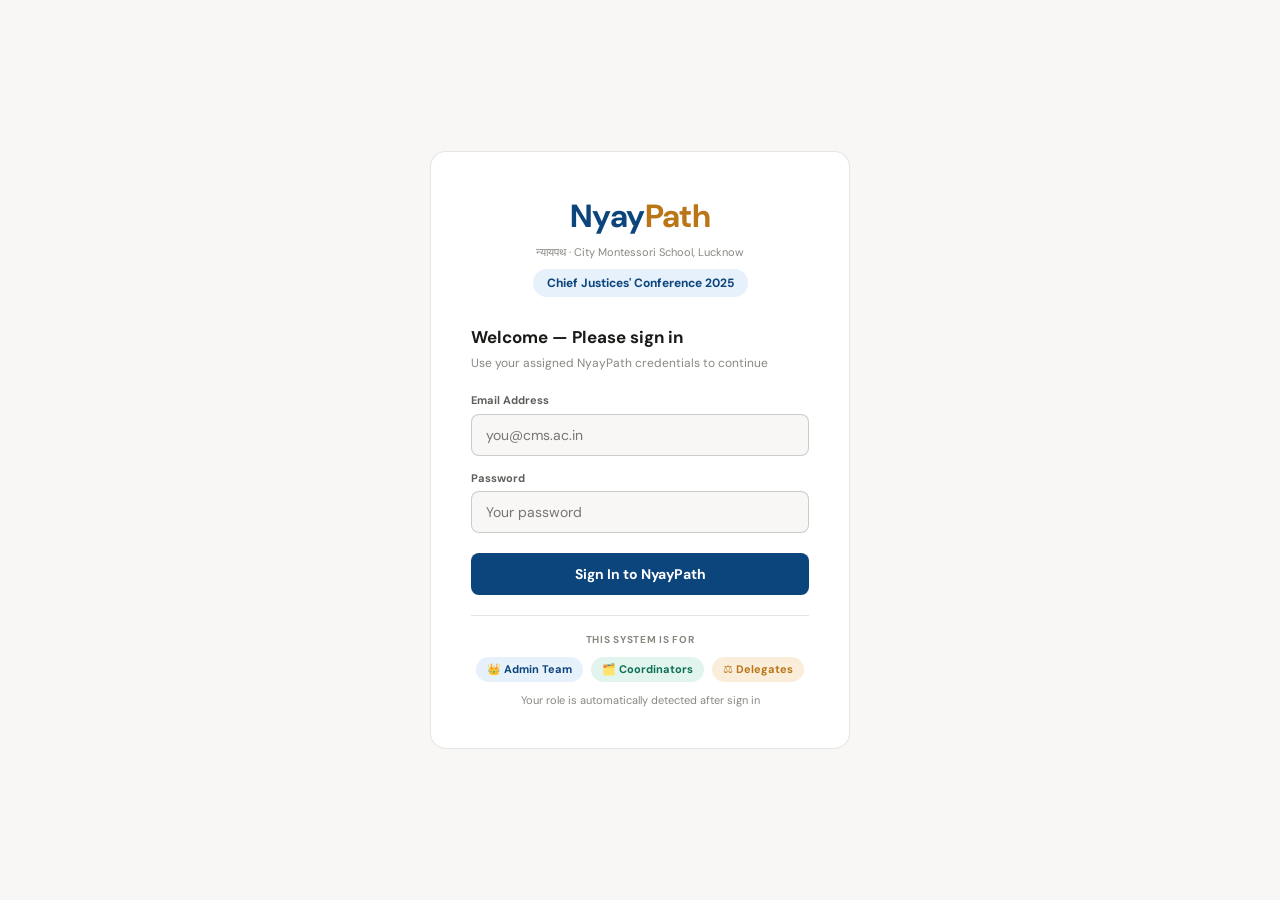
<file: index.html>
<!DOCTYPE html>
<html lang="en">
<head>
<meta charset="UTF-8"/>
<meta name="viewport" content="width=device-width, initial-scale=1.0"/>
<title>NyayPath v8.6 — Chief Justices' Conference 2025</title>
<link rel="preconnect" href="https://fonts.googleapis.com"/>
<link href="https://fonts.googleapis.com/css2?family=DM+Sans:wght@400;500;600;700&display=swap" rel="stylesheet"/>
<style>
*,*::before,*::after{box-sizing:border-box;margin:0;padding:0}
:root{
  --primary:#0C447C;--primary-light:#E6F1FB;--primary-mid:#378ADD;
  --gold:#BA7517;--gold-light:#FAEEDA;
  --teal:#0F6E56;--teal-light:#E1F5EE;--teal-mid:#1D9E75;
  --red:#A32D2D;--red-light:#FCEBEB;
  --amber-light:#FAEEDA;--purple-light:#EEEDFE;--purple-mid:#7F77DD;
  --bg:#F8F7F5;--surface:#FFFFFF;
  --border:rgba(0,0,0,0.10);--border-s:rgba(0,0,0,0.18);
  --text:#1A1A18;--text-s:#5F5E5A;--text-m:#888780;
  --r-md:8px;--r-lg:12px;--sw:234px;--th:56px;
}
body{font-family:'DM Sans','Segoe UI',system-ui,sans-serif;background:var(--bg);color:var(--text);font-size:14px;line-height:1.5}
button{cursor:pointer;font-family:inherit}
input,select,textarea{font-family:inherit}

/* LOGIN */
.login-screen{display:flex;align-items:center;justify-content:center;min-height:100vh;background:var(--bg);padding:20px}
.login-card{background:var(--surface);border:1px solid var(--border);border-radius:16px;padding:40px;width:100%;max-width:420px}
.login-logo{text-align:center;margin-bottom:28px}
.login-logo-name{font-size:32px;font-weight:700;color:var(--primary);letter-spacing:-0.02em}
.login-logo-name span{color:var(--gold)}
.login-logo-sub{font-size:11px;color:var(--text-m);margin-top:4px}
.login-logo-conf{font-size:12px;font-weight:700;color:var(--primary);margin-top:8px;padding:5px 14px;background:var(--primary-light);border-radius:20px;display:inline-block}
.login-title{font-size:17px;font-weight:700;margin-bottom:4px}
.login-sub{font-size:12px;color:var(--text-m);margin-bottom:20px}
.login-error{background:var(--red-light);color:var(--red);padding:10px 14px;border-radius:var(--r-md);font-size:13px;font-weight:600;margin-bottom:14px;display:none}
.login-error.show{display:block}
.lf{margin-bottom:14px}
.lf label{display:block;font-size:11px;font-weight:700;color:var(--text-s);margin-bottom:5px}
.lf input{width:100%;padding:11px 14px;border:1px solid var(--border-s);border-radius:var(--r-md);background:var(--bg);font-size:14px;color:var(--text);outline:none;transition:border-color 0.15s}
.lf input:focus{border-color:var(--primary-mid);background:var(--surface)}
.login-btn{width:100%;padding:12px;background:var(--primary);color:#fff;border:none;border-radius:var(--r-md);font-size:14px;font-weight:700;cursor:pointer;transition:opacity 0.15s;margin-top:6px}
.login-btn:hover{opacity:0.88}
.login-btn:disabled{opacity:0.5;cursor:not-allowed}
.login-roles{border-top:1px solid var(--border);padding-top:16px;margin-top:20px;text-align:center}
.login-roles-lbl{font-size:10px;font-weight:700;text-transform:uppercase;letter-spacing:0.07em;color:var(--text-m);margin-bottom:10px}
.login-role-badges{display:flex;justify-content:center;gap:8px;flex-wrap:wrap;margin-bottom:10px}
.lrb{font-size:11px;font-weight:700;padding:4px 11px;border-radius:20px}
.lrb-admin{background:var(--primary-light);color:var(--primary)}
.lrb-coord{background:var(--teal-light);color:var(--teal)}
.lrb-delegate{background:var(--gold-light);color:var(--gold)}
.login-auto-note{font-size:11px;color:var(--text-m)}

/* DELEGATE VIEW */
.delegate-view{min-height:100vh;background:var(--bg);padding:20px}
.dv-header{background:var(--primary);color:#fff;border-radius:var(--r-lg);padding:22px;margin-bottom:18px;display:flex;align-items:center;gap:14px}
.dv-avatar{width:52px;height:52px;border-radius:50%;background:rgba(255,255,255,0.2);display:flex;align-items:center;justify-content:center;font-size:18px;font-weight:700;flex-shrink:0}
.dv-name{font-size:19px;font-weight:700}
.dv-role{font-size:12px;opacity:0.8;margin-top:2px}
.dv-logout{margin-left:auto;background:rgba(255,255,255,0.15);border:1px solid rgba(255,255,255,0.3);color:#fff;padding:7px 14px;border-radius:var(--r-md);font-size:12px;font-weight:700;cursor:pointer}
.dv-grid{display:grid;grid-template-columns:1fr 1fr;gap:12px;margin-bottom:12px}
.dv-card{background:var(--surface);border:1px solid var(--border);border-radius:var(--r-lg);padding:16px}
.dv-card-title{font-size:10px;font-weight:700;text-transform:uppercase;letter-spacing:0.08em;color:var(--text-m);margin-bottom:10px}
.dv-row{display:flex;justify-content:space-between;align-items:center;padding:6px 0;border-bottom:1px solid var(--border);font-size:13px}
.dv-row:last-child{border-bottom:none}
.dv-row-label{color:var(--text-m)}
.dv-row-val{font-weight:700;text-align:right}
.dv-full{grid-column:span 2}
.dv-session{border-left:4px solid var(--primary-mid);padding:10px 14px;margin-bottom:8px;background:var(--surface);border-radius:0 var(--r-md) var(--r-md) 0;border-top:1px solid var(--border);border-right:1px solid var(--border);border-bottom:1px solid var(--border)}
.dv-session.keynote{border-left-color:var(--teal-mid)}
.dv-session.social{border-left-color:var(--gold)}
.dv-session.student{border-left-color:var(--purple-mid)}
.dv-session.transit{border-left-color:var(--text-m)}
.emergency-card{background:var(--red-light);border:1px solid rgba(163,45,45,0.2);border-radius:var(--r-lg);padding:16px;margin-top:12px}
.emergency-title{font-size:11px;font-weight:700;color:var(--red);text-transform:uppercase;letter-spacing:0.06em;margin-bottom:10px}
.emergency-row{display:flex;justify-content:space-between;font-size:13px;padding:5px 0;border-bottom:1px solid rgba(163,45,45,0.15)}
.emergency-row:last-child{border-bottom:none}

/* MAIN APP */
.app{display:flex;height:100vh;overflow:hidden}
.sidebar{width:var(--sw);min-width:var(--sw);background:var(--surface);border-right:1px solid var(--border);display:flex;flex-direction:column;overflow-y:auto}
.main{flex:1;display:flex;flex-direction:column;overflow:hidden}
.sb-brand{padding:16px 14px 12px;border-bottom:1px solid var(--border)}
.sb-org{font-size:10px;font-weight:700;letter-spacing:0.08em;text-transform:uppercase;color:var(--text-m);margin-bottom:2px}
.sb-name{font-size:20px;font-weight:700;color:var(--primary);letter-spacing:-0.02em}
.sb-name span{color:var(--gold)}
.sb-sub{font-size:10px;color:var(--text-m);margin-top:2px}
.sb-tag{display:inline-block;margin-top:6px;font-size:10px;background:var(--primary-light);color:var(--primary);padding:2px 8px;border-radius:20px;font-weight:700}
.sb-user{padding:10px 12px;border-bottom:1px solid var(--border);display:flex;align-items:center;gap:8px}
.sb-user-av{width:30px;height:30px;border-radius:50%;display:flex;align-items:center;justify-content:center;font-size:11px;font-weight:700;flex-shrink:0}
.sb-user-info{flex:1;min-width:0}
.sb-user-name{font-size:12px;font-weight:700;overflow:hidden;text-overflow:ellipsis;white-space:nowrap}
.sb-user-role{font-size:10px;color:var(--text-m)}
.sb-logout{background:none;border:none;font-size:18px;color:var(--text-m);cursor:pointer;padding:2px;border-radius:4px;line-height:1}
.sb-logout:hover{color:var(--red)}
.nav{padding:8px 6px;flex:1}
.nav-sec{font-size:10px;font-weight:700;letter-spacing:0.08em;text-transform:uppercase;color:var(--text-m);padding:8px 8px 3px}
.nav-item{display:flex;align-items:center;gap:8px;padding:8px 10px;border-radius:var(--r-md);border:none;background:none;width:100%;text-align:left;font-size:13px;color:var(--text-s);transition:all 0.12s;margin-bottom:1px}
.nav-item:hover{background:var(--bg);color:var(--text)}
.nav-item.active{background:var(--primary-light);color:var(--primary);font-weight:700}
.nav-icon{width:26px;height:26px;border-radius:5px;display:flex;align-items:center;justify-content:center;font-size:14px;background:var(--bg);flex-shrink:0}
.nav-item.active .nav-icon{background:var(--primary)}
.nav-badge{margin-left:auto;background:var(--red-light);color:var(--red);font-size:10px;font-weight:700;padding:2px 6px;border-radius:10px}
.topbar{height:var(--th);background:var(--surface);border-bottom:1px solid var(--border);display:flex;align-items:center;padding:0 20px;gap:12px;flex-shrink:0}
.topbar-title{font-size:15px;font-weight:700;flex:1}
.live-pill{display:flex;align-items:center;gap:5px;font-size:11px;color:var(--teal);background:var(--teal-light);padding:4px 10px;border-radius:20px;font-weight:700}
.live-dot{width:6px;height:6px;border-radius:50%;background:var(--teal-mid);animation:pulse 1.8s infinite}
@keyframes pulse{0%,100%{opacity:1}50%{opacity:0.25}}
.topbar-date{font-size:11px;color:var(--text-m)}
.db-status{font-size:11px;font-weight:700;padding:4px 10px;border-radius:20px}
.db-status.connected{background:var(--teal-light);color:var(--teal)}
.db-status.disconnected{background:var(--red-light);color:var(--red)}
.btn{padding:7px 14px;border-radius:var(--r-md);font-size:13px;font-weight:600;border:1px solid var(--border-s);background:var(--surface);color:var(--text);transition:all 0.12s;cursor:pointer}
.btn:hover{background:var(--bg)}
.btn-primary{background:var(--primary);color:#fff;border-color:var(--primary)}
.btn-primary:hover{opacity:0.88}
.btn-danger{background:var(--red-light);color:var(--red);border-color:transparent}
.btn-success{background:var(--teal-light);color:var(--teal);border-color:transparent}
.btn-sm{padding:4px 10px;font-size:11px}
.content{flex:1;overflow-y:auto;padding:20px}
.panel{display:none}
.panel.active{display:block}
.loading{text-align:center;padding:50px 20px;color:var(--text-m)}
.loading-spinner{width:28px;height:28px;border:3px solid var(--border);border-top-color:var(--primary-mid);border-radius:50%;animation:spin 0.8s linear infinite;margin:0 auto 12px}
@keyframes spin{to{transform:rotate(360deg)}}

/* CARDS / TABLES */
.stat-grid{display:grid;grid-template-columns:repeat(5,1fr);gap:10px;margin-bottom:18px}
.stat-card{background:var(--surface);border:1px solid var(--border);border-radius:var(--r-lg);padding:13px 15px}
.stat-lbl{font-size:10px;font-weight:700;text-transform:uppercase;letter-spacing:0.06em;color:var(--text-m);margin-bottom:5px}
.stat-val{font-size:26px;font-weight:700;line-height:1}
.stat-val.blue{color:var(--primary-mid)}.stat-val.green{color:var(--teal-mid)}.stat-val.gold{color:var(--gold)}.stat-val.red{color:var(--red)}
.stat-sub{font-size:11px;color:var(--text-m);margin-top:3px}
.card{background:var(--surface);border:1px solid var(--border);border-radius:var(--r-lg);overflow:hidden;margin-bottom:16px}
.card-hdr{padding:12px 16px;border-bottom:1px solid var(--border);display:flex;align-items:center;justify-content:space-between;gap:10px;flex-wrap:wrap}
.card-title{font-size:14px;font-weight:700}
.card-pad{padding:14px 16px}
.two-col{display:grid;grid-template-columns:1fr 1fr;gap:16px}
.tbl-wrap{overflow-x:auto}
table{width:100%;border-collapse:collapse;font-size:13px}
th{padding:8px 13px;text-align:left;font-size:10px;font-weight:700;text-transform:uppercase;letter-spacing:0.07em;color:var(--text-m);background:var(--bg);border-bottom:1px solid var(--border);white-space:nowrap}
td{padding:10px 13px;border-bottom:1px solid var(--border);color:var(--text);vertical-align:middle}
tr:last-child td{border-bottom:none}
tbody tr:hover td{background:#FAFAF8}
.pill{display:inline-block;font-size:11px;font-weight:700;padding:3px 9px;border-radius:20px;white-space:nowrap}
.pill-green{background:var(--teal-light);color:var(--teal)}
.pill-blue{background:var(--primary-light);color:var(--primary)}
.pill-amber{background:var(--amber-light);color:var(--gold)}
.pill-red{background:var(--red-light);color:var(--red)}
.pill-gray{background:var(--bg);color:var(--text-m);border:1px solid var(--border)}
.pill-purple{background:var(--purple-light);color:var(--purple-mid)}
.avatar{width:32px;height:32px;border-radius:50%;display:inline-flex;align-items:center;justify-content:center;font-size:11px;font-weight:700;flex-shrink:0}
.av-0{background:#B5D4F4;color:#0C447C}.av-1{background:#9FE1CB;color:#085041}
.av-2{background:#FAC775;color:#633806}.av-3{background:#CECBF6;color:#3C3489}
.av-4{background:#F5C4B3;color:#712B13}.av-5{background:#F4C0D1;color:#72243E}
.av-6{background:#C0DD97;color:#27500A}.av-7{background:#B5D4F4;color:#0C447C}
.name-cell{display:flex;align-items:center;gap:10px}
.timeline{padding:4px 16px}
.tl-item{display:flex;gap:10px;padding:10px 0;border-bottom:1px solid var(--border)}
.tl-item:last-child{border-bottom:none}
.tl-time{font-size:12px;color:var(--text-m);min-width:44px;padding-top:2px;font-weight:700}
.tl-dot{width:9px;height:9px;border-radius:50%;flex-shrink:0;margin-top:4px}
.tl-title{font-size:13px;font-weight:700}
.tl-sub{font-size:12px;color:var(--text-s);margin-top:1px}
.day-tabs{display:flex;gap:8px;margin-bottom:14px;flex-wrap:wrap}
.day-btn{padding:6px 14px;border-radius:var(--r-md);font-size:13px;font-weight:600;border:1px solid var(--border-s);background:var(--surface);color:var(--text-s);cursor:pointer;transition:all 0.12s}
.day-btn.active{background:var(--primary);color:#fff;border-color:var(--primary)}
.session-card{border-left:4px solid var(--primary-mid);padding:11px 14px;margin-bottom:9px;background:var(--surface);border-radius:0 var(--r-md) var(--r-md) 0;border-top:1px solid var(--border);border-right:1px solid var(--border);border-bottom:1px solid var(--border)}
.session-card.keynote{border-left-color:var(--teal-mid)}.session-card.social{border-left-color:var(--gold)}
.session-card.student{border-left-color:var(--purple-mid)}.session-card.transit{border-left-color:var(--text-m)}
.session-time{font-size:11px;color:var(--text-m);font-weight:700;margin-bottom:3px}
.session-title{font-size:14px;font-weight:700}
.session-meta{font-size:12px;color:var(--text-s);margin-top:3px}
.hotel-block{background:var(--surface);border:1px solid var(--border);border-radius:var(--r-lg);padding:14px 16px;margin-bottom:10px}
.hotel-name{font-size:14px;font-weight:700;margin-bottom:2px}
.hotel-city{font-size:12px;color:var(--primary-mid);margin-bottom:8px;font-weight:600}
.hotel-bar{background:var(--bg);border-radius:4px;height:5px;margin-bottom:8px;overflow:hidden}
.hotel-bar-fill{height:100%;border-radius:4px;background:var(--primary-mid)}
.hotel-stats{display:flex;gap:16px;flex-wrap:wrap}
.hstat{font-size:12px;color:var(--text-m)}
.hstat strong{color:var(--text);font-weight:700}
.sec-lbl{font-size:10px;font-weight:700;text-transform:uppercase;letter-spacing:0.08em;color:var(--text-m);margin:14px 0 8px}
.sec-lbl:first-child{margin-top:0}
.notif-item{display:flex;gap:10px;align-items:flex-start;padding:11px 14px;border-bottom:1px solid var(--border);cursor:pointer;transition:background 0.1s}
.notif-item:last-child{border-bottom:none}
.notif-item:hover{background:var(--bg)}
.notif-dot{width:8px;height:8px;border-radius:50%;background:var(--primary-mid);margin-top:5px;flex-shrink:0}
.notif-dot.read{background:var(--border-s)}
.notif-msg{font-size:13px;line-height:1.5}
.notif-meta{font-size:11px;color:var(--text-m);margin-top:2px}
.form-grid{display:grid;grid-template-columns:1fr 1fr;gap:12px;margin-bottom:12px}
.fg{display:flex;flex-direction:column;gap:4px}
.fg label{font-size:11px;font-weight:700;color:var(--text-s)}
.fg input,.fg select,.fg textarea{padding:9px 11px;border-radius:var(--r-md);border:1px solid var(--border-s);background:var(--bg);font-size:13px;color:var(--text);outline:none;width:100%;transition:border-color 0.12s}
.fg input:focus,.fg select:focus,.fg textarea:focus{border-color:var(--primary-mid);background:var(--surface)}
.search-inp{padding:7px 11px;border-radius:var(--r-md);border:1px solid var(--border-s);background:var(--bg);font-size:13px;color:var(--text);outline:none;width:190px;transition:all 0.12s}
.search-inp:focus{border-color:var(--primary-mid);background:var(--surface);width:230px}
.modal-overlay{display:none;position:fixed;inset:0;background:rgba(0,0,0,0.4);z-index:200;align-items:center;justify-content:center}
.modal-overlay.open{display:flex}
.modal-box{background:var(--surface);border-radius:var(--r-lg);padding:26px;width:540px;max-height:90vh;overflow-y:auto;box-shadow:0 20px 60px rgba(0,0,0,0.2)}
.modal-title{font-size:17px;font-weight:700;margin-bottom:18px}
.modal-footer{display:flex;gap:8px;justify-content:flex-end;margin-top:18px;padding-top:16px;border-top:1px solid var(--border)}
.toast{position:fixed;bottom:22px;right:22px;background:var(--text);color:#fff;padding:11px 18px;border-radius:var(--r-md);font-size:13px;font-weight:600;z-index:999;opacity:0;transform:translateY(8px);transition:all 0.25s;pointer-events:none;max-width:340px}
.toast.show{opacity:1;transform:translateY(0)}

/* USER MANAGEMENT SPECIFIC */
.user-role-badge{display:inline-flex;align-items:center;gap:4px;font-size:11px;font-weight:700;padding:3px 9px;border-radius:20px}
.urb-admin{background:var(--primary-light);color:var(--primary)}
.urb-coordinator{background:var(--teal-light);color:var(--teal)}
.urb-delegate{background:var(--gold-light);color:var(--gold)}
.perm-check{display:flex;align-items:center;gap:8px;padding:8px 0;border-bottom:1px solid var(--border);font-size:13px}
.perm-check:last-child{border-bottom:none}
.perm-check input[type=checkbox]{width:16px;height:16px;accent-color:var(--primary);cursor:pointer}
.perm-label{flex:1}
.perm-desc{font-size:11px;color:var(--text-m)}
.team-grid{display:grid;grid-template-columns:1fr 1fr;gap:8px;margin-bottom:14px}
.team-opt{padding:10px 12px;border:1px solid var(--border-s);border-radius:var(--r-md);cursor:pointer;transition:all 0.12s;font-size:13px}
.team-opt:hover{border-color:var(--primary-mid);background:var(--primary-light)}
.team-opt.selected{border-color:var(--primary);background:var(--primary-light);color:var(--primary);font-weight:700}
.user-status-active{display:inline-flex;align-items:center;gap:4px;font-size:11px;font-weight:700;color:var(--teal)}
.user-status-inactive{display:inline-flex;align-items:center;gap:4px;font-size:11px;font-weight:700;color:var(--red)}
.divider{border:none;border-top:1px solid var(--border);margin:14px 0}
.info-box{background:var(--primary-light);border-radius:var(--r-md);padding:10px 14px;font-size:12px;color:var(--primary);margin-bottom:14px;font-weight:600}
.warn-box{background:var(--red-light);border-radius:var(--r-md);padding:10px 14px;font-size:12px;color:var(--red);margin-bottom:14px;font-weight:600}
.dep-summary{background:var(--bg);border-radius:var(--r-md);padding:10px 14px;margin-bottom:12px;font-size:13px;border-left:4px solid var(--gold)}

@media(max-width:900px){.stat-grid{grid-template-columns:repeat(2,1fr)}.two-col{grid-template-columns:1fr}.sidebar{width:200px;min-width:200px}.dv-grid{grid-template-columns:1fr}.dv-full{grid-column:span 1}}
@media(max-width:680px){.sidebar{display:none}.stat-grid{grid-template-columns:repeat(2,1fr)}}
</style>
</head>
<body>

<!-- LOGIN SCREEN -->
<div id="login-screen" class="login-screen">
  <div class="login-card">
    <div class="login-logo">
      <div class="login-logo-name">Nyay<span>Path</span></div>
      <div class="login-logo-sub">न्यायपथ · City Montessori School, Lucknow</div>
      <div class="login-logo-conf">Chief Justices' Conference 2025</div>
    </div>
    <div class="login-title">Welcome — Please sign in</div>
    <div class="login-sub">Use your assigned NyayPath credentials to continue</div>
    <div class="login-error" id="login-error">Invalid email or password. Please try again.</div>
    <div class="lf"><label>Email Address</label><input type="email" id="login-email" placeholder="you@cms.ac.in" autocomplete="email"/></div>
    <div class="lf"><label>Password</label><input type="password" id="login-password" placeholder="Your password" autocomplete="current-password"/></div>
    <button class="login-btn" id="login-btn" onclick="doLogin()">Sign In to NyayPath</button>
    <div class="login-roles">
      <div class="login-roles-lbl">This system is for</div>
      <div class="login-role-badges">
        <span class="lrb lrb-admin">👑 Admin Team</span>
        <span class="lrb lrb-coord">🗂️ Coordinators</span>
        <span class="lrb lrb-delegate">⚖️ Delegates</span>
      </div>
      <div class="login-auto-note">Your role is automatically detected after sign in</div>
    </div>
  </div>
</div>


<!-- PASSWORD RESET SCREEN -->
<div id="reset-screen" class="login-screen" style="display:none">
  <div class="login-card">
    <div class="login-logo">
      <div class="login-logo-name">Nyay<span>Path</span></div>
      <div class="login-logo-sub">न्यायपथ · City Montessori School, Lucknow</div>
      <div class="login-logo-conf">Set Your Password</div>
    </div>
    <div class="login-title">Welcome to NyayPath!</div>
    <div class="login-sub">Please set your password to activate your account and login.</div>

    <!-- Countdown Timer -->
    <div id="reset-timer-box" style="background:var(--primary-light);border-radius:var(--r-md);padding:10px 14px;margin-bottom:16px;text-align:center;display:flex;align-items:center;justify-content:center;gap:10px">
      <div style="font-size:13px;color:var(--primary);font-weight:600">⏱ Link expires in:</div>
      <div id="reset-countdown" style="font-size:20px;font-weight:700;color:var(--primary);font-family:monospace">10:00</div>
    </div>

    <!-- Expired message -->
    <div id="reset-expired-box" style="display:none;background:var(--red-light);border-radius:var(--r-md);padding:14px;margin-bottom:16px;text-align:center">
      <div style="font-size:14px;font-weight:700;color:var(--red);margin-bottom:8px">⚠️ Link has expired</div>
      <div style="font-size:12px;color:var(--red);margin-bottom:12px">Please request a new password reset link</div>
      <button class="login-btn" id="resend-btn" onclick="resendPasswordEmail()" style="background:var(--red);margin-top:0">
        🔄 Re-send Password Setup Email
      </button>
      <div id="resend-email-display" style="font-size:11px;color:var(--red);margin-top:8px;font-weight:600"></div>
    </div>

    <div id="reset-form-area">
      <div class="login-error" id="reset-error"></div>
      <div class="lf">
        <label>New Password</label>
        <input type="password" id="reset-password" placeholder="Minimum 8 characters" autocomplete="new-password"/>
      </div>
      <div class="lf">
        <label>Confirm Password</label>
        <input type="password" id="reset-confirm" placeholder="Type password again" autocomplete="new-password"/>
      </div>
      <button class="login-btn" id="reset-btn" onclick="doSetPassword()">Set Password & Login to NyayPath</button>
      <div style="text-align:center;margin-top:12px">
        <button onclick="resendPasswordEmail()" style="background:none;border:none;color:var(--primary-mid);font-size:12px;cursor:pointer;text-decoration:underline">
          🔄 Re-send setup email
        </button>
      </div>
    </div>

    <div style="text-align:center;margin-top:16px;font-size:11px;color:var(--text-m)">
      Account created by NyayPath Admin · City Montessori School
    </div>
  </div>
</div>

<!-- DELEGATE PERSONAL VIEW -->
<div id="delegate-screen" style="display:none">
  <div class="delegate-view">
    <div class="dv-header">
      <div class="dv-avatar" id="dv-initials">??</div>
      <div><div class="dv-name" id="dv-name">Loading…</div><div class="dv-role" id="dv-role">—</div></div>
      <button class="dv-logout" onclick="doLogout()">Sign Out</button>
    </div>
    <div class="dv-grid">
      <div class="dv-card">
        <div class="dv-card-title">✈️ Arrival Details</div>
        <div class="dv-row"><span class="dv-row-label">Flight</span><span class="dv-row-val" id="dv-arr-flight">—</span></div>
        <div class="dv-row"><span class="dv-row-label">Terminal</span><span class="dv-row-val" id="dv-arr-terminal">—</span></div>
        <div class="dv-row"><span class="dv-row-label">Arrival Time</span><span class="dv-row-val" id="dv-arr-time">—</span></div>
        <div class="dv-row"><span class="dv-row-label">Received by</span><span class="dv-row-val" id="dv-receiver">—</span></div>
      </div>
      <div class="dv-card">
        <div class="dv-card-title">🛫 Departure Details</div>
        <div class="dv-row"><span class="dv-row-label">Return Flight</span><span class="dv-row-val" id="dv-dep-flight">—</span></div>
        <div class="dv-row"><span class="dv-row-label">Airport</span><span class="dv-row-val" id="dv-dep-airport">—</span></div>
        <div class="dv-row"><span class="dv-row-label">Departure Time</span><span class="dv-row-val" id="dv-dep-time">—</span></div>
        <div class="dv-row"><span class="dv-row-label">Checkout</span><span class="dv-row-val" id="dv-checkout">—</span></div>
      </div>
      <div class="dv-card">
        <div class="dv-card-title">🏨 Delhi Hotel</div>
        <div class="dv-row"><span class="dv-row-label">Hotel</span><span class="dv-row-val" id="dv-hotel-delhi">—</span></div>
        <div class="dv-row"><span class="dv-row-label">Room</span><span class="dv-row-val" id="dv-room-delhi">—</span></div>
        <div class="dv-row"><span class="dv-row-label">Check-in</span><span class="dv-row-val">Nov 12, 2025</span></div>
        <div class="dv-row"><span class="dv-row-label">Check-out</span><span class="dv-row-val">Nov 13, 2025</span></div>
      </div>
      <div class="dv-card">
        <div class="dv-card-title">🏨 Lucknow Hotel</div>
        <div class="dv-row"><span class="dv-row-label">Hotel</span><span class="dv-row-val" id="dv-hotel-lko">—</span></div>
        <div class="dv-row"><span class="dv-row-label">Room</span><span class="dv-row-val" id="dv-room-lko">—</span></div>
        <div class="dv-row"><span class="dv-row-label">Check-in</span><span class="dv-row-val">Nov 14, 2025</span></div>
        <div class="dv-row"><span class="dv-row-label">Check-out</span><span class="dv-row-val">Nov 15, 2025</span></div>
      </div>
      <div class="dv-card">
        <div class="dv-card-title">🍽️ My Requirements</div>
        <div class="dv-row"><span class="dv-row-label">Dietary</span><span class="dv-row-val" id="dv-diet">—</span></div>
        <div class="dv-row"><span class="dv-row-label">Special Needs</span><span class="dv-row-val" id="dv-special">—</span></div>
        <div class="dv-row"><span class="dv-row-label">Dep. Escort</span><span class="dv-row-val" id="dv-escort">—</span></div>
      </div>
      <div class="dv-card">
        <div class="dv-card-title">📍 Current Status</div>
        <div style="padding:14px 0;text-align:center">
          <div id="dv-status-pill" style="display:inline-block;font-size:14px;font-weight:700;padding:8px 20px;border-radius:20px;background:var(--teal-light);color:var(--teal)">—</div>
          <div style="font-size:11px;color:var(--text-m);margin-top:6px">Your current conference status</div>
        </div>
      </div>
      <div class="dv-card dv-full">
        <div class="dv-card-title">📅 Conference Programme</div>
        <div style="display:flex;gap:8px;margin:10px 0 14px;flex-wrap:wrap">
          <button class="day-btn active" onclick="dvDay(1,this)">Day 1 · Nov 12</button>
          <button class="day-btn" onclick="dvDay(2,this)">Day 2 · Nov 13</button>
          <button class="day-btn" onclick="dvDay(3,this)">Day 3 · Nov 14</button>
          <button class="day-btn" onclick="dvDay(4,this)">Day 4 · Nov 15</button>
        </div>
        <div id="dv-sessions"></div>
      </div>
    </div>
    <div class="emergency-card">
      <div class="emergency-title">🆘 Emergency Contacts — NyayPath Team</div>
      <div class="emergency-row"><span>Conference Helpdesk (24/7)</span><span style="font-weight:700">+91 98765 00001</span></div>
      <div class="emergency-row"><span>Airport Coordinator</span><span style="font-weight:700">+91 98765 00002</span></div>
      <div class="emergency-row"><span>Delhi Hotel Coordinator</span><span style="font-weight:700">+91 98765 00003</span></div>
      <div class="emergency-row"><span>Lucknow Coordinator</span><span style="font-weight:700">+91 98765 00004</span></div>
      <div class="emergency-row" style="border:none"><span>CMS Main Office</span><span style="font-weight:700">+91 522 239 5881</span></div>
    </div>
  </div>
</div>

<!-- MAIN ADMIN / COORDINATOR APP -->
<div id="main-app" style="display:none" class="app">
  <aside class="sidebar">
    <div class="sb-brand">
      <div class="sb-org">City Montessori School</div>
      <div class="sb-name">Nyay<span>Path</span></div>
      <div class="sb-sub">न्यायपथ · Conference Manager</div>
      <div class="sb-tag">Nov 12–15, 2025 · v8.6</div>
    </div>
    <div class="sb-user">
      <div class="sb-user-av av-0" id="sb-av">?</div>
      <div class="sb-user-info">
        <div class="sb-user-name" id="sb-name">Loading…</div>
        <div class="sb-user-role" id="sb-role">—</div>
      </div>
      <button class="sb-logout" onclick="doLogout()" title="Sign out">↩</button>
    </div>
    <nav class="nav">
      <div class="nav-sec">Overview</div>
      <button class="nav-item active" onclick="showPanel('dashboard',this)"><div class="nav-icon">📊</div>Dashboard</button>
      <button class="nav-item" onclick="showPanel('arrivals',this)"><div class="nav-icon">✈️</div>Arrivals<span class="nav-badge" id="badge-arr">—</span></button>
      <button class="nav-item" onclick="showPanel('departures',this)"><div class="nav-icon">🛫</div>Departures<span class="nav-badge" id="badge-dep">—</span></button>
      <div class="nav-sec">Delegates</div>
      <button class="nav-item" onclick="showPanel('delegates',this)"><div class="nav-icon">👥</div>All Delegates</button>
      <button class="nav-item" onclick="showPanel('schedule',this)"><div class="nav-icon">📅</div>Programme</button>
      <div class="nav-sec">Logistics</div>
      <button class="nav-item" onclick="showPanel('hotels',this)"><div class="nav-icon">🏨</div>Hotels</button>
      <button class="nav-item" onclick="showPanel('transport',this)"><div class="nav-icon">🚗</div>Transport</button>
      <div class="nav-sec">Communications</div>
      <button class="nav-item" onclick="showPanel('notifications',this)"><div class="nav-icon">🔔</div>Notifications<span class="nav-badge" id="badge-notif">—</span></button>
      <!-- Admin only -->
      <div id="admin-nav-section">
        <div class="nav-sec">Admin</div>
        <button class="nav-item" onclick="showPanel('users',this)"><div class="nav-icon">🔐</div>User Management<span class="nav-badge" id="badge-users" style="background:var(--primary-light);color:var(--primary)">—</span></button>
      </div>
    </nav>
  </aside>

  <div class="main">
    <header class="topbar">
      <div class="topbar-title" id="topbar-title">Dashboard</div>
      <div class="live-pill"><div class="live-dot"></div>Live</div>
      <div id="db-status" class="db-status disconnected">⚪ Connecting…</div>
      <div class="topbar-date">Day 1 of 4 · November 12, 2025</div>
      <button class="btn btn-primary" id="add-delegate-btn" onclick="openModal('modal-add')" style="display:none">+ Add Delegate</button>
    </header>

    <main class="content">

      <!-- DASHBOARD -->
      <section class="panel active" id="panel-dashboard">
        <div style="display:flex;align-items:center;background:var(--surface);border:1px solid var(--border);border-radius:var(--r-lg);padding:14px 20px;margin-bottom:18px;gap:0">
          <div style="text-align:center;min-width:75px"><div style="font-size:12px;font-weight:700;color:var(--primary)">🏠 Home</div><div style="font-size:10px;color:var(--text-m)">Departure</div></div>
          <div style="flex:1;height:2px;background:var(--teal-mid);position:relative;margin:0 6px"><div style="position:absolute;top:-16px;left:50%;transform:translateX(-50%);font-size:10px;font-weight:700;color:var(--text-m);white-space:nowrap">Arrival flight</div></div>
          <div style="text-align:center;min-width:75px"><div style="font-size:12px;font-weight:700;color:var(--teal-mid)">Delhi</div><div style="font-size:10px;color:var(--text-m)">Nov 12–13</div></div>
          <div style="flex:1;height:2px;background:var(--border);position:relative;margin:0 6px"><div style="position:absolute;top:-16px;left:50%;transform:translateX(-50%);font-size:10px;font-weight:700;color:var(--text-m);white-space:nowrap">Nov 13 AM</div></div>
          <div style="text-align:center;min-width:75px"><div style="font-size:12px;font-weight:700">Agra</div><div style="font-size:10px;color:var(--text-m)">Nov 13 night</div></div>
          <div style="flex:1;height:2px;background:var(--border);position:relative;margin:0 6px"><div style="position:absolute;top:-16px;left:50%;transform:translateX(-50%);font-size:10px;font-weight:700;color:var(--text-m);white-space:nowrap">Nov 14 AM</div></div>
          <div style="text-align:center;min-width:75px"><div style="font-size:12px;font-weight:700">Lucknow</div><div style="font-size:10px;color:var(--text-m)">Nov 14–15</div></div>
          <div style="flex:1;height:2px;background:var(--border);position:relative;margin:0 6px"><div style="position:absolute;top:-16px;left:50%;transform:translateX(-50%);font-size:10px;font-weight:700;color:var(--text-m);white-space:nowrap">Return flight</div></div>
          <div style="text-align:center;min-width:75px"><div style="font-size:12px;font-weight:700">🏠 Home</div><div style="font-size:10px;color:var(--text-m)">Safe return</div></div>
        </div>
        <div class="stat-grid">
          <div class="stat-card"><div class="stat-lbl">Total Delegates</div><div class="stat-val" id="stat-total">—</div><div class="stat-sub">from multiple countries</div></div>
          <div class="stat-card"><div class="stat-lbl">In Transit</div><div class="stat-val blue" id="stat-arriving">—</div><div class="stat-sub">need coordination</div></div>
          <div class="stat-card"><div class="stat-lbl">Checked In</div><div class="stat-val green" id="stat-checkedin">—</div><div class="stat-sub">confirmed</div></div>
          <div class="stat-card"><div class="stat-lbl">Departing Nov 15</div><div class="stat-val red" id="stat-departing">—</div><div class="stat-sub">need drop</div></div>
          <div class="stat-card"><div class="stat-lbl">Unread Alerts</div><div class="stat-val gold" id="stat-alerts">—</div><div class="stat-sub">require attention</div></div>
        </div>
        <div class="two-col">
          <div class="card">
            <div class="card-hdr"><span class="card-title">Live Feed</span><span class="pill pill-green">Live</span></div>
            <div id="recent-arrivals"><div class="loading"><div class="loading-spinner"></div>Loading…</div></div>
          </div>
          <div class="card">
            <div class="card-hdr"><span class="card-title">Today's Programme</span><span style="font-size:12px;color:var(--text-m);font-weight:600">Day 1</span></div>
            <div class="timeline" id="today-programme"><div class="loading"><div class="loading-spinner"></div>Loading…</div></div>
          </div>
        </div>
        <div class="card">
          <div class="card-hdr"><span class="card-title">Pending Actions</span><span class="pill pill-amber">Needs Attention</span></div>
          <div class="tbl-wrap"><table>
            <thead><tr><th>Delegate</th><th>Status</th><th>Action Required</th><th>Assigned To</th></tr></thead>
            <tbody id="pending-tbody"><tr><td colspan="4" style="text-align:center;padding:20px;color:var(--text-m)">Loading…</td></tr></tbody>
          </table></div>
        </div>
      </section>

      <!-- ARRIVALS -->
      <section class="panel" id="panel-arrivals">
        <div class="card">
          <div class="card-hdr"><span class="card-title">Arrival Tracking</span><input class="search-inp" id="arrivals-search" placeholder="Search name, flight…"/></div>
          <div class="tbl-wrap"><table>
            <thead><tr><th>Delegate</th><th>Country</th><th>Flight</th><th>Terminal</th><th>ETA</th><th>Status</th><th>Receiver</th><th>Hotel</th><th>Action</th></tr></thead>
            <tbody id="arrivals-tbody"><tr><td colspan="9" style="text-align:center;padding:20px;color:var(--text-m)">Loading…</td></tr></tbody>
          </table></div>
        </div>
      </section>

      <!-- DEPARTURES -->
      <section class="panel" id="panel-departures">
        <div class="dep-summary"><strong>Departure Overview:</strong> All delegates depart Nov 15. Some from Lucknow (LKO), others return to Delhi (DEL) first for onward international flights.</div>
        <div class="card">
          <div class="card-hdr"><span class="card-title">Departure Schedule — November 15</span>
            <div style="display:flex;gap:8px">
              <input class="search-inp" id="dep-search" placeholder="Search delegate…"/>
              <select id="dep-filter" onchange="filterDep()" style="padding:7px 10px;border-radius:var(--r-md);border:1px solid var(--border-s);background:var(--bg);font-size:13px;outline:none">
                <option value="">All Airports</option><option value="LKO">Lucknow (LKO)</option><option value="DEL">Delhi (DEL)</option>
              </select>
            </div>
          </div>
          <div class="tbl-wrap"><table>
            <thead><tr><th>Delegate</th><th>Country</th><th>Airport</th><th>Return Flight</th><th>Dep. Time</th><th>Checkout</th><th>Escort</th><th>Special Need</th></tr></thead>
            <tbody id="dep-tbody"><tr><td colspan="8" style="text-align:center;padding:20px;color:var(--text-m)">Loading…</td></tr></tbody>
          </table></div>
        </div>
      </section>

      <!-- DELEGATES -->
      <section class="panel" id="panel-delegates">
        <div class="card">
          <div class="card-hdr"><span class="card-title">All Delegates</span><input class="search-inp" id="delegates-search" placeholder="Search name or country…"/></div>
          <div class="tbl-wrap"><table>
            <thead><tr><th>Name</th><th>Country</th><th>Delhi Hotel/Rm</th><th>Lucknow Hotel/Rm</th><th>Arrival</th><th>Return</th><th>Diet</th><th>Status</th><th>Action</th></tr></thead>
            <tbody id="delegates-tbody"><tr><td colspan="9" style="text-align:center;padding:20px;color:var(--text-m)">Loading…</td></tr></tbody>
          </table></div>
        </div>
      </section>

      <!-- PROGRAMME -->
      <section class="panel" id="panel-schedule">
        <div class="day-tabs">
          <button class="day-btn active" onclick="showDay(1,this)">Day 1 — Nov 12 · Delhi</button>
          <button class="day-btn" onclick="showDay(2,this)">Day 2 — Nov 13 · Delhi→Agra</button>
          <button class="day-btn" onclick="showDay(3,this)">Day 3 — Nov 14 · Agra→Lucknow</button>
          <button class="day-btn" onclick="showDay(4,this)">Day 4 — Nov 15 · Departures</button>
        </div>
        <div id="day-content"><div class="loading"><div class="loading-spinner"></div>Loading…</div></div>
      </section>

      <!-- HOTELS -->
      <section class="panel" id="panel-hotels">
        <div class="two-col">
          <div><div class="sec-lbl">Delhi Hotels</div><div id="hotels-delhi"></div></div>
          <div><div class="sec-lbl">Lucknow Hotels</div><div id="hotels-lucknow"></div><div class="sec-lbl">Agra — Transit Night</div><div id="hotels-agra"></div></div>
        </div>
      </section>

      <!-- TRANSPORT -->
      <section class="panel" id="panel-transport">
        <div class="card">
          <div class="card-hdr"><span class="card-title">All Vehicle & Driver Assignments</span><span class="pill pill-blue">Arrivals + Departures</span></div>
          <div class="tbl-wrap"><table>
            <thead><tr><th>Delegate</th><th>Leg</th><th>Driver & Phone</th><th>Vehicle</th><th>Time</th><th>Date</th><th>Status</th></tr></thead>
            <tbody id="transport-tbody"><tr><td colspan="7" style="text-align:center;padding:20px;color:var(--text-m)">Loading…</td></tr></tbody>
          </table></div>
        </div>
      </section>

      <!-- NOTIFICATIONS -->
      <section class="panel" id="panel-notifications">
        <div class="two-col">
          <div class="card" id="broadcast-card" style="display:none">
            <div class="card-hdr"><span class="card-title">Send Broadcast</span></div>
            <div class="card-pad">
              <div class="fg" style="margin-bottom:12px"><label>Target Group</label>
                <select id="broadcast-group"><option>All Delegates</option><option>Delhi Coordinators</option><option>Airport Team</option><option>Hotel Teams</option><option>Transport Team</option><option>All Staff</option><option>Lucknow Team</option></select>
              </div>
              <div class="fg" style="margin-bottom:14px"><label>Message</label>
                <textarea id="broadcast-msg" rows="4" placeholder="Type your message…" style="resize:vertical"></textarea>
              </div>
              <button class="btn btn-primary" style="width:100%" onclick="sendBroadcast()">Send Broadcast Now</button>
            </div>
          </div>
          <div class="card">
            <div class="card-hdr"><span class="card-title">Notification Feed</span><span class="pill pill-red" id="notif-count">—</span></div>
            <div id="notif-list"><div class="loading"><div class="loading-spinner"></div>Loading…</div></div>
          </div>
        </div>
      </section>

      <!-- USER MANAGEMENT (Admin only) -->
      <section class="panel" id="panel-users">
        <div class="info-box">👑 Admin Panel — Only you can see this section. You have full control over all user accounts and their permissions.</div>
        <div class="card">
          <div class="card-hdr">
            <span class="card-title">All NyayPath Users</span>
            <div style="display:flex;gap:8px;align-items:center">
              <input class="search-inp" id="users-search" placeholder="Search user…"/>
              <button class="btn btn-primary" onclick="openModal('modal-create-user')">+ Create User</button>
            </div>
          </div>
          <div class="tbl-wrap"><table>
            <thead><tr><th>Name</th><th>Email</th><th>Role</th><th>Team</th><th>Can Edit</th><th>Broadcast</th><th>Status</th><th>Actions</th></tr></thead>
            <tbody id="users-tbody"><tr><td colspan="8" style="text-align:center;padding:20px;color:var(--text-m)">Loading users…</td></tr></tbody>
          </table></div>
        </div>

        <!-- Permission Groups quick-create -->
        <div class="card">
          <div class="card-hdr"><span class="card-title">Quick Create — Coordinator by Team</span><span style="font-size:12px;color:var(--text-m)">Select a team template then fill details</span></div>
          <div class="card-pad">
            <div class="team-grid" id="team-grid">
              <div class="team-opt" onclick="selectTeam(this,'Airport Team','can_edit:arrivals,transport')">✈️ Airport Team<div style="font-size:11px;color:var(--text-m);margin-top:2px;font-weight:400">Arrivals · Transport</div></div>
              <div class="team-opt" onclick="selectTeam(this,'Delhi Hotel Team','can_edit:hotels')">🏨 Delhi Hotel Team<div style="font-size:11px;color:var(--text-m);margin-top:2px;font-weight:400">Delhi hotels · Check-ins</div></div>
              <div class="team-opt" onclick="selectTeam(this,'Lucknow Hotel Team','can_edit:hotels')">🏨 Lucknow Hotel Team<div style="font-size:11px;color:var(--text-m);margin-top:2px;font-weight:400">Lucknow hotels · Check-ins</div></div>
              <div class="team-opt" onclick="selectTeam(this,'Transport Team','can_edit:transport')">🚗 Transport Team<div style="font-size:11px;color:var(--text-m);margin-top:2px;font-weight:400">Vehicles · Drivers</div></div>
              <div class="team-opt" onclick="selectTeam(this,'Top Management','can_edit:all,can_broadcast:true')">👔 Top Management<div style="font-size:11px;color:var(--text-m);margin-top:2px;font-weight:400">Full view · Edit · Broadcast</div></div>
              <div class="team-opt" onclick="selectTeam(this,'General Coordinator','can_edit:none')">📋 General Coordinator<div style="font-size:11px;color:var(--text-m);margin-top:2px;font-weight:400">View only · No edit</div></div>
            </div>
            <div id="quick-create-form" style="display:none;margin-top:4px">
              <div style="background:var(--primary-light);border-radius:var(--r-md);padding:10px 14px;font-size:12px;color:var(--primary);font-weight:700;margin-bottom:14px">
                Selected team: <span id="selected-team-name">—</span>
              </div>
              <div class="form-grid">
                <div class="fg"><label>Full Name *</label><input id="qc-name" placeholder="Staff full name"/></div>
                <div class="fg"><label>Email *</label><input id="qc-email" type="email" placeholder="staff@cms.ac.in"/></div>
              </div>
              <div class="fg" style="margin-bottom:12px">
                <label>Notes (optional)</label><input id="qc-notes" placeholder="e.g. Senior coordinator, phone number"/>
              </div>
              <div style="background:var(--teal-light);border-radius:var(--r-md);padding:10px 14px;font-size:12px;color:var(--teal);font-weight:600;margin-bottom:12px">
                📧 Account created instantly. A "Set Password" email is sent to them. They click the link, set their own password, and login immediately.
              </div>
              <div style="display:flex;gap:8px">
                <button class="btn btn-primary" onclick="quickCreateUser()">Send Invite</button>
                <button class="btn" onclick="cancelQuickCreate()">Cancel</button>
              </div>
            </div>
          </div>
        </div>
      </section>

    </main>
  </div>
</div>

<!-- MODAL: ADD DELEGATE -->
<div class="modal-overlay" id="modal-add">
  <div class="modal-box">
    <div class="modal-title">Add New Delegate</div>
    <div class="form-grid">
      <div class="fg"><label>Full Name *</label><input id="new-name" placeholder="Justice / Chief Justice…"/></div>
      <div class="fg"><label>Country *</label><input id="new-country" placeholder="Country"/></div>
    </div>
    <div class="form-grid">
      <div class="fg"><label>Role</label><input id="new-role" placeholder="Chief Justice / Assoc. Justice"/></div>
      <div class="fg"><label>Arrival Flight</label><input id="new-flight" placeholder="e.g. AI 202"/></div>
    </div>
    <div class="form-grid">
      <div class="fg"><label>Terminal</label><select id="new-terminal"><option>T1</option><option>T2</option><option selected>T3</option></select></div>
      <div class="fg"><label>Arrival Time</label><input id="new-eta" type="time" value="14:00"/></div>
    </div>
    <div class="form-grid">
      <div class="fg"><label>Delhi Hotel</label><select id="new-hotel-delhi"><option>Taj Diplomats</option><option>The Leela Palace</option><option>ITC Maurya</option></select></div>
      <div class="fg"><label>Lucknow Hotel</label><select id="new-hotel-lko"><option>Taj Hotel Lucknow</option><option>Vivanta Lucknow</option></select></div>
    </div>
    <hr class="divider"/>
    <div class="form-grid">
      <div class="fg"><label>Return Flight</label><input id="new-ret-flight" placeholder="e.g. AI 203"/></div>
      <div class="fg"><label>Departure Airport</label><select id="new-dep-airport"><option value="LKO">Lucknow (LKO)</option><option value="DEL">Delhi (DEL)</option></select></div>
    </div>
    <div class="form-grid">
      <div class="fg"><label>Departure Time</label><input id="new-dep-time" type="time" value="17:00"/></div>
      <div class="fg"><label>Checkout Time</label><input id="new-checkout" type="time" value="14:00"/></div>
    </div>
    <div class="form-grid">
      <div class="fg"><label>Dietary</label><select id="new-diet"><option>None</option><option>Vegetarian</option><option>Halal</option><option>Vegan</option><option>Kosher</option><option>Gluten-free</option></select></div>
      <div class="fg"><label>Receiver / Escort</label><input id="new-receiver" placeholder="Staff name"/></div>
    </div>
    <div class="fg"><label>Special Requirements</label><input id="new-special" placeholder="e.g. Wheelchair, VIP lounge…"/></div>
    <div class="modal-footer">
      <button class="btn" onclick="closeModal('modal-add')">Cancel</button>
      <button class="btn btn-primary" onclick="saveDelegate()">Add Delegate</button>
    </div>
  </div>
</div>

<!-- MODAL: CREATE USER (full) -->
<div class="modal-overlay" id="modal-create-user">
  <div class="modal-box">
    <div class="modal-title">Invite New User</div>
    <div class="form-grid">
      <div class="fg"><label>Full Name *</label><input id="cu-name" placeholder="Full name"/></div>
      <div class="fg"><label>Email Address *</label><input id="cu-email" type="email" placeholder="email@cms.ac.in"/></div>
    </div>
    <div class="form-grid">
      <div class="fg" style="grid-column:span 1"><label>Role *</label>
        <select id="cu-role" onchange="toggleRoleFields()">
          <option value="coordinator">🗂️ Coordinator</option>
          <option value="admin">👑 Admin (Full Rights)</option>
          <option value="delegate">⚖️ Delegate (Personal view only)</option>
        </select>
      </div>
    </div>
    <div id="cu-team-row" class="fg" style="margin-bottom:12px">
      <label>Team / Department</label>
      <select id="cu-team">
        <option value="Airport Team">✈️ Airport Team</option>
        <option value="Delhi Hotel Team">🏨 Delhi Hotel Team</option>
        <option value="Lucknow Hotel Team">🏨 Lucknow Hotel Team</option>
        <option value="Transport Team">🚗 Transport Team</option>
        <option value="Top Management">👔 Top Management</option>
        <option value="General Coordinator">📋 General Coordinator</option>
        <option value="Agra Team">🏛️ Agra Team</option>
        <option value="Protocol Team">🎖️ Protocol Team</option>
        <option value="Media Team">📸 Media Team</option>
      </select>
    </div>
    <hr class="divider"/>
    <div style="font-size:12px;font-weight:700;color:var(--text-s);margin-bottom:10px;text-transform:uppercase;letter-spacing:0.06em">Permissions</div>
    <div id="cu-perms-row">
      <div class="perm-check"><input type="checkbox" id="cu-can-edit"/><div class="perm-label"><div style="font-weight:600">Can Edit Records</div><div class="perm-desc">Update delegate status, hotel rooms, transport details</div></div></div>
      <div class="perm-check"><input type="checkbox" id="cu-can-broadcast"/><div class="perm-label"><div style="font-weight:600">Can Send Broadcasts</div><div class="perm-desc">Send notifications to delegates and staff groups</div></div></div>
    </div>
    <div id="cu-delegate-row" style="display:none;margin-top:12px">
      <div class="fg"><label>Link to Delegate Record (for Delegate role)</label>
        <select id="cu-delegate-id"><option value="">— Select Delegate —</option></select>
      </div>
    </div>
    <div class="fg" style="margin-top:12px"><label>Notes (optional)</label><input id="cu-notes" placeholder="e.g. Senior coordinator, emergency contact"/></div>
    <div style="background:var(--teal-light);border-radius:var(--r-md);padding:10px 14px;font-size:12px;color:var(--teal);font-weight:600;margin-top:12px">
      📧 Account created instantly. A "Set Password" email is sent. They click the link, choose their password, and can login right away.
    </div>
    <div class="modal-footer">
      <button class="btn" onclick="closeModal('modal-create-user')">Cancel</button>
      <button class="btn btn-primary" onclick="createUser()">Send Invite Email</button>
    </div>
  </div>
</div>

<!-- MODAL: EDIT USER -->
<div class="modal-overlay" id="modal-edit-user">
  <div class="modal-box">
    <div class="modal-title">Edit User Permissions</div>
    <input type="hidden" id="eu-id"/>
    <div style="background:var(--bg);border-radius:var(--r-md);padding:12px;margin-bottom:16px">
      <div style="font-size:15px;font-weight:700" id="eu-display-name">—</div>
      <div style="font-size:12px;color:var(--text-m)" id="eu-display-email">—</div>
    </div>
    <div class="form-grid">
      <div class="fg"><label>Role</label>
        <select id="eu-role">
          <option value="coordinator">🗂️ Coordinator</option>
          <option value="admin">👑 Admin</option>
          <option value="delegate">⚖️ Delegate</option>
        </select>
      </div>
      <div class="fg"><label>Team</label>
        <select id="eu-team">
          <option value="Airport Team">✈️ Airport Team</option>
          <option value="Delhi Hotel Team">🏨 Delhi Hotel Team</option>
          <option value="Lucknow Hotel Team">🏨 Lucknow Hotel Team</option>
          <option value="Transport Team">🚗 Transport Team</option>
          <option value="Top Management">👔 Top Management</option>
          <option value="General Coordinator">📋 General Coordinator</option>
          <option value="Agra Team">🏛️ Agra Team</option>
          <option value="Protocol Team">🎖️ Protocol Team</option>
          <option value="Media Team">📸 Media Team</option>
        </select>
      </div>
    </div>
    <div class="perm-check"><input type="checkbox" id="eu-can-edit"/><div class="perm-label"><div style="font-weight:600">Can Edit Records</div><div class="perm-desc">Update delegate status, hotels, transport</div></div></div>
    <div class="perm-check"><input type="checkbox" id="eu-can-broadcast"/><div class="perm-label"><div style="font-weight:600">Can Send Broadcasts</div><div class="perm-desc">Send notifications to groups</div></div></div>
    <div class="perm-check"><input type="checkbox" id="eu-is-active"/><div class="perm-label"><div style="font-weight:600">Account Active</div><div class="perm-desc">Uncheck to revoke access immediately</div></div></div>
    <div class="fg" style="margin-top:12px"><label>Notes</label><input id="eu-notes" placeholder="Internal notes about this user"/></div>
    <div class="modal-footer">
      <button class="btn btn-danger" onclick="revokeUser()">🔒 Revoke Access</button>
      <button class="btn" onclick="closeModal('modal-edit-user')">Cancel</button>
      <button class="btn btn-primary" onclick="saveUserEdit()">Save Changes</button>
    </div>
  </div>
</div>

<!-- MODAL: VIEW DELEGATE -->
<div class="modal-overlay" id="modal-view">
  <div class="modal-box"><div id="view-content"></div>
    <div class="modal-footer"><button class="btn" onclick="closeModal('modal-view')">Close</button></div>
  </div>
</div>

<div class="toast" id="toast"></div>

<script>
// ── CONFIG ────────────────────────────────────────────────────────────────────
const SUPA_URL = 'https://hsvhlhoflxngzkdwehoz.supabase.co';
const SUPA_KEY     = 'eyJhbGciOiJIUzI1NiIsInR5cCI6IkpXVCJ9.eyJpc3MiOiJzdXBhYmFzZSIsInJlZiI6ImhzdmhsaG9mbHhuZ3prZHdlaG96Iiwicm9sZSI6ImFub24iLCJpYXQiOjE3NzY1ODg1MTYsImV4cCI6MjA5MjE2NDUxNn0.Azg34yYTdXxadfCOQ2ZNQgQhx8WzchlGCT3Evc7Um4U';
const SUPA_SERVICE = 'eyJhbGciOiJIUzI1NiIsInR5cCI6IkpXVCJ9.eyJpc3MiOiJzdXBhYmFzZSIsInJlZiI6ImhzdmhsaG9mbHhuZ3prZHdlaG96Iiwicm9sZSI6InNlcnZpY2Vfcm9sZSIsImlhdCI6MTc3NjU4ODUxNiwiZXhwIjoyMDkyMTY0NTE2fQ._Balr89tdl5msXMf-xzxGkjKL__OvPEmJeuf3NNSs60';

let SESSION = null;
let PROFILE = null;
let CACHE   = {delegates:[],hotels:[],transport:[],programme:[],notifications:[],users:[]};
let SELECTED_TEAM = null;

// ── API ───────────────────────────────────────────────────────────────────────
const H = () => ({'apikey':SUPA_KEY,'Authorization':`Bearer ${SESSION?.access_token||SUPA_KEY}`,'Content-Type':'application/json','Prefer':'return=representation'});

async function GET(table,q=''){
  const r=await fetch(`${SUPA_URL}/rest/v1/${table}?${q}`,{headers:H()});
  if(!r.ok) throw new Error(await r.text());
  return r.json();
}
async function RPC(fn,params={}){
  const r=await fetch(`${SUPA_URL}/rest/v1/rpc/${fn}`,{
    method:'POST',headers:H(),body:JSON.stringify(params)
  });
  if(!r.ok) throw new Error(await r.text());
  return r.json();
}
async function POST(table,data){
  const r=await fetch(`${SUPA_URL}/rest/v1/${table}`,{method:'POST',headers:H(),body:JSON.stringify(data)});
  if(!r.ok) throw new Error(await r.text());
  return r.json();
}
async function PATCH(table,id,data){
  const r=await fetch(`${SUPA_URL}/rest/v1/${table}?id=eq.${id}`,{method:'PATCH',headers:H(),body:JSON.stringify(data)});
  if(!r.ok) throw new Error(await r.text());
  return r.json();
}
async function PATCH_UUID(table,uid,data){
  const r=await fetch(`${SUPA_URL}/rest/v1/${table}?id=eq.${uid}`,{method:'PATCH',headers:H(),body:JSON.stringify(data)});
  if(!r.ok) throw new Error(await r.text());
  return r.json();
}
async function inviteUser(email,meta){
  console.log('Inviting:',email);
  // Step 1: Create user via admin API using service role key
  // service role key is needed only here - admin-only function, internal tool
  const r=await fetch(`${SUPA_URL}/auth/v1/admin/users`,{
    method:'POST',
    headers:{
      'apikey':SUPA_KEY,
      'Authorization':`Bearer ${SUPA_SERVICE}`,
      'Content-Type':'application/json'
    },
    body:JSON.stringify({
      email,
      email_confirm:true,
      user_metadata:meta,
      password: Math.random().toString(36).slice(-10)+'A1!'
    })
  });
  const data=await r.json();
  console.log('Create user response:',r.status,data);
  if(!r.ok) throw new Error(data.message||data.msg||data.error_description||`Error ${r.status}`);
  // Step 2: Send password reset email so they can set their own password
  // This acts as the "invite" - they click link and set password
  const resetR=await fetch(`${SUPA_URL}/auth/v1/recover`,{
    method:'POST',
    headers:{'apikey':SUPA_KEY,'Content-Type':'application/json'},
    body:JSON.stringify({email})
  });
  console.log('Reset email sent:',resetR.status);
  return data.user||data;
}

// ── LOGIN ─────────────────────────────────────────────────────────────────────
async function doLogin(){
  const email=document.getElementById('login-email').value.trim();
  const pass =document.getElementById('login-password').value;
  const errEl=document.getElementById('login-error');
  const btn  =document.getElementById('login-btn');
  if(!email||!pass){errEl.textContent='Please enter email and password.';errEl.classList.add('show');return;}
  btn.disabled=true; btn.textContent='Signing in…'; errEl.classList.remove('show');
  try{
    const r=await fetch(`${SUPA_URL}/auth/v1/token?grant_type=password`,{
      method:'POST',headers:{'apikey':SUPA_KEY,'Content-Type':'application/json'},
      body:JSON.stringify({email,password:pass})
    });
    const data=await r.json();
    if(!r.ok||data.error) throw new Error(data.error_description||'Login failed');
    SESSION=data;
    const profiles=await GET('user_profiles',`id=eq.${data.user.id}&select=*`);
    PROFILE=profiles[0];
    if(!PROFILE) throw new Error('Profile not found. Contact admin.');
    if(!PROFILE.is_active) throw new Error('Your account has been deactivated. Contact admin.');
    if(PROFILE.role==='delegate') await loadDelegateView();
    else await loadAdminApp();
  }catch(e){
    errEl.textContent=e.message||'Login failed.';
    errEl.classList.add('show');
    btn.disabled=false; btn.textContent='Sign In to NyayPath';
  }
}


// ── PASSWORD RESET HANDLER ────────────────────────────────────────────────────
let _countdownInterval = null;
let _resetEmail        = null;

function b64urlDecode(str){
  // Fix base64url encoding to standard base64
  str = str.replace(/-/g,'+').replace(/_/g,'/');
  while(str.length % 4) str += '=';
  try{ return JSON.parse(atob(str)); }catch(e){ return null; }
}

function checkRecoveryToken(){
  // Parse both hash and search params to catch all URL formats
  const rawHash   = window.location.hash   || '';
  const rawSearch = window.location.search || '';

  // Try hash first (#access_token=...), then search (?access_token=...)
  let paramStr = '';
  if(rawHash.includes('access_token')){
    paramStr = rawHash.startsWith('#') ? rawHash.slice(1) : rawHash;
  } else if(rawSearch.includes('access_token')){
    paramStr = rawSearch.startsWith('?') ? rawSearch.slice(1) : rawSearch;
  }

  if(!paramStr) return false;

  const params  = new URLSearchParams(paramStr);
  const type    = params.get('type');
  const token   = params.get('access_token');
  const refresh = params.get('refresh_token');

  console.log('URL type:', type, '| token present:', !!token, '| raw:', paramStr.substring(0,80));

  if((type==='recovery' || type==='invite' || type==='signup') && token){
    window._recoveryToken = token;
    window._refreshToken  = refresh || '';

    // Decode JWT — fix base64url padding
    try{
      const part    = token.split('.')[1];
      const fixed   = part.replace(/-/g,'+').replace(/_/g,'/').padEnd(Math.ceil(part.length/4)*4,'=');
      const payload = JSON.parse(atob(fixed));
      _resetEmail      = payload.email || payload.user_metadata?.email || null;
      window._resetUid = payload.sub   || null;
      console.log('Decoded — email:', _resetEmail, '| uid:', window._resetUid);
    }catch(e){
      console.log('JWT decode error:', e.message);
      // Try to get email from user_metadata in URL if token fails
      _resetEmail      = params.get('email') || null;
      window._resetUid = null;
    }

    if(_resetEmail){
      const el = document.getElementById('resend-email-display');
      if(el) el.textContent = 'Email: '+_resetEmail;
    }

    history.replaceState(null, '', window.location.pathname);
    document.getElementById('login-screen').style.display = 'none';
    document.getElementById('reset-screen').style.display = 'flex';
    startCountdown(600);
    return true;
  }
  return false;
}

function startCountdown(seconds){
  let remaining = seconds;
  const el = document.getElementById('reset-countdown');
  const timerBox = document.getElementById('reset-timer-box');
  const expiredBox = document.getElementById('reset-expired-box');
  const formArea = document.getElementById('reset-form-area');

  if(_countdownInterval) clearInterval(_countdownInterval);

  _countdownInterval = setInterval(()=>{
    remaining--;
    const m = Math.floor(remaining/60);
    const s = remaining % 60;
    if(el) el.textContent = m+':'+(s<10?'0':'')+s;

    // Change color to red when under 2 minutes
    if(remaining <= 120 && el){
      el.style.color = 'var(--red)';
      if(timerBox) timerBox.style.background = 'var(--red-light)';
      el.closest && el.closest('div') && (el.closest('[style]').style.background='var(--red-light)');
    }

    // Timer expired
    if(remaining <= 0){
      clearInterval(_countdownInterval);
      if(formArea)   formArea.style.display    = 'none';
      if(timerBox)   timerBox.style.display    = 'none';
      if(expiredBox) expiredBox.style.display  = 'block';
    }
  }, 1000);
}

async function resendPasswordEmail(){
  const btn = document.getElementById('resend-btn');
  if(!_resetEmail){ showToast('Email not found. Please contact admin.'); return; }
  if(btn){ btn.disabled=true; btn.textContent='Sending…'; }
  try{
    const r = await fetch(`${SUPA_URL}/auth/v1/recover`,{
      method:'POST',
      headers:{'apikey':SUPA_KEY,'Content-Type':'application/json'},
      body:JSON.stringify({email:_resetEmail})
    });
    if(r.ok){
      showToast('New setup email sent to '+_resetEmail+' ✓ Check your inbox.');
      // Show form again with fresh timer
      const expiredBox = document.getElementById('reset-expired-box');
      const formArea   = document.getElementById('reset-form-area');
      const timerBox   = document.getElementById('reset-timer-box');
      const el         = document.getElementById('reset-countdown');
      if(expiredBox) expiredBox.style.display = 'none';
      if(formArea)   formArea.style.display   = 'block';
      if(timerBox){  timerBox.style.display   = 'flex'; timerBox.style.background='var(--primary-light)'; }
      if(el)         el.style.color = 'var(--primary)';
      startCountdown(600);
    } else {
      showToast('Failed to send email. Please contact admin.');
    }
  }catch(e){
    showToast('Error: '+e.message);
  }finally{
    if(btn){ btn.disabled=false; btn.textContent='🔄 Re-send Password Setup Email'; }
  }
}

async function doSetPassword(){
  const passEl    = document.getElementById('reset-password');
  const confirmEl = document.getElementById('reset-confirm');
  const errEl     = document.getElementById('reset-error');
  const btn       = document.getElementById('reset-btn');
  const pass      = passEl ? passEl.value : '';
  const confirm   = confirmEl ? confirmEl.value : '';

  errEl.style.display='none';
  if(pass.length < 8){
    errEl.textContent='Password must be at least 8 characters.';
    errEl.style.display='block'; return;
  }
  if(pass !== confirm){
    errEl.textContent='Passwords do not match. Please try again.';
    errEl.style.display='block'; return;
  }
  btn.disabled=true; btn.textContent='Setting password…';
  try{
    // Use pre-decoded values from checkRecoveryToken
    const userId = window._resetUid || null;
    console.log('Using email:', _resetEmail, 'uid:', userId);

    if(!_resetEmail) throw new Error('Email not found. Please click Re-send to get a new link.');
    if(!userId)      throw new Error('User ID not found. Please click Re-send to get a new link.');

    // Step 1: Use service role to update password directly via Admin API
    // This bypasses the need for an active session entirely
    console.log('Updating password via Admin API...');
    const r = await fetch(`${SUPA_URL}/auth/v1/admin/users/${userId}`,{
      method:'PUT',
      headers:{
        'apikey':        SUPA_SERVICE,
        'Authorization': `Bearer ${SUPA_SERVICE}`,
        'Content-Type':  'application/json'
      },
      body:JSON.stringify({password: pass})
    });
    const data = await r.json();
    console.log('Admin password update:', r.status, data);
    if(!r.ok) throw new Error(data.message||data.error_description||`Failed (${r.status})`);

    // Step 2: Login with new password
    console.log('Logging in with new password...');
    const loginR = await fetch(`${SUPA_URL}/auth/v1/token?grant_type=password`,{
      method:'POST',
      headers:{'apikey':SUPA_KEY,'Content-Type':'application/json'},
      body:JSON.stringify({email:_resetEmail, password:pass})
    });
    const loginData = await loginR.json();
    console.log('Login result:', loginR.status, loginData);
    if(!loginR.ok) throw new Error(loginData.error_description||'Login failed after password set');
    SESSION = loginData;

    // Step 3: Load profile and enter app
    const profiles = await GET('user_profiles',`id=eq.${SESSION.user.id}&select=*`);
    PROFILE = profiles[0];
    if(!PROFILE) throw new Error('Profile not found. Contact admin.');
    if(!PROFILE.is_active) throw new Error('Account not active. Contact admin.');

    clearInterval(_countdownInterval);
    showToast('✓ Password set! Welcome to NyayPath');
    document.getElementById('reset-screen').style.display='none';

    if(PROFILE.role==='delegate') await loadDelegateView();
    else await loadAdminApp();

  }catch(e){
    console.error('doSetPassword error:',e);
    errEl.textContent = e.message||'Failed. Please click Re-send to get a new link.';
    errEl.style.display='block';
    btn.disabled=false;
    btn.textContent='Set Password & Login to NyayPath';
  }
}

function doLogout(){
  SESSION=null; PROFILE=null;
  CACHE={delegates:[],hotels:[],transport:[],programme:[],notifications:[],users:[]};
  document.getElementById('login-screen').style.display='flex';
  document.getElementById('delegate-screen').style.display='none';
  document.getElementById('main-app').style.display='none';
  document.getElementById('login-email').value='';
  document.getElementById('login-password').value='';
  showToast('Signed out successfully');
}

document.addEventListener('DOMContentLoaded',()=>{
  checkRecoveryToken();
  ['login-password','login-email'].forEach(id=>
    document.getElementById(id).addEventListener('keydown',e=>{if(e.key==='Enter')doLogin();}));
  document.getElementById('arrivals-search').addEventListener('input',e=>renderArrivals(e.target.value));
  document.getElementById('dep-search').addEventListener('input',()=>filterDep());
  document.getElementById('delegates-search').addEventListener('input',e=>renderDelegates(e.target.value));
  document.getElementById('users-search').addEventListener('input',e=>renderUsers(e.target.value));
});

// ── DELEGATE VIEW ─────────────────────────────────────────────────────────────
async function loadDelegateView(){
  document.getElementById('login-screen').style.display='none';
  document.getElementById('delegate-screen').style.display='block';
  try{
    const [delegates,programme]=await Promise.all([
      GET('delegates',`id=eq.${PROFILE.delegate_id}&select=*`),
      GET('programme','select=*&order=day_number,session_time')
    ]);
    const d=delegates[0];
    if(!d){showToast('Delegate record not found');return;}
    const ini=d.full_name.split(' ').map(w=>w[0]).join('').slice(0,2).toUpperCase();
    document.getElementById('dv-initials').textContent=ini;
    document.getElementById('dv-name').textContent=d.full_name;
    document.getElementById('dv-role').textContent=`${d.role} · ${d.country}`;
    document.getElementById('dv-arr-flight').textContent=d.arrival_flight||'—';
    document.getElementById('dv-arr-terminal').textContent=d.arrival_terminal||'—';
    document.getElementById('dv-arr-time').textContent=d.arrival_time||'—';
    document.getElementById('dv-receiver').textContent=d.receiver||'—';
    document.getElementById('dv-dep-flight').textContent=d.departure_flight||'—';
    document.getElementById('dv-dep-airport').textContent=d.departure_airport||'—';
    document.getElementById('dv-dep-time').textContent=d.departure_time||'—';
    document.getElementById('dv-checkout').textContent=d.checkout_time||'14:00';
    document.getElementById('dv-hotel-delhi').textContent=d.hotel_delhi||'—';
    document.getElementById('dv-room-delhi').textContent=d.room_delhi||'TBC';
    document.getElementById('dv-hotel-lko').textContent=d.hotel_lucknow||'—';
    document.getElementById('dv-room-lko').textContent=d.room_lucknow||'TBC';
    document.getElementById('dv-diet').textContent=d.diet||'None';
    document.getElementById('dv-special').textContent=d.special_needs||'None';
    document.getElementById('dv-escort').textContent=d.dep_escort||d.receiver||'—';
    const SL={'checked-in':'✅ Checked In','en-route':'🚗 En Route','landed':'🛬 Landed','awaiting':'⏳ Awaiting Pickup','scheduled':'📅 Scheduled','departed':'✈️ Departed'};
    document.getElementById('dv-status-pill').textContent=SL[d.status]||d.status;
    window._dvProg=programme;
    dvDay(1);
  }catch(e){showToast('Error: '+e.message);}
}

function dvDay(day,btn){
  document.querySelectorAll('#delegate-screen .day-btn').forEach(b=>b.classList.remove('active'));
  if(btn) btn.classList.add('active');
  else document.querySelectorAll('#delegate-screen .day-btn')[day-1]?.classList.add('active');
  const s=(window._dvProg||[]).filter(p=>p.day_number===day);
  document.getElementById('dv-sessions').innerHTML=s.map(x=>`
    <div class="dv-session ${x.session_type||''}">
      <div class="session-time">${x.session_time} · ${x.tag||''}</div>
      <div class="session-title">${x.session_title}</div>
      <div style="font-size:12px;color:var(--text-s);margin-top:2px">${x.venue||''}</div>
    </div>`).join('')||'<div style="padding:16px;text-align:center;color:var(--text-m)">No sessions</div>';
}

// ── ADMIN APP ─────────────────────────────────────────────────────────────────
async function loadAdminApp(){
  document.getElementById('login-screen').style.display='none';
  document.getElementById('main-app').style.display='flex';
  const ini=PROFILE.full_name.split(' ').map(w=>w[0]).join('').slice(0,2).toUpperCase();
  document.getElementById('sb-av').textContent=ini;
  document.getElementById('sb-name').textContent=PROFILE.full_name;
  const roleLabel=PROFILE.role==='admin'?'👑 Admin':'🗂️ '+(PROFILE.team||'Coordinator');
  document.getElementById('sb-role').textContent=roleLabel;

  // Show/hide admin-only elements
  const isAdmin=PROFILE.role==='admin';
  document.getElementById('admin-nav-section').style.display=isAdmin?'block':'none';
  document.getElementById('add-delegate-btn').style.display=isAdmin?'flex':'none';
  document.getElementById('broadcast-card').style.display=(isAdmin||PROFILE.can_broadcast)?'block':'none';

  await loadAll();
  setInterval(loadAll,30000);
}

// ── DATA ──────────────────────────────────────────────────────────────────────
async function loadAll(){
  try{
    const promises=[
      GET('delegates','select=*&order=id'),
      GET('hotels','select=*&order=id'),
      GET('transport','select=*&order=pickup_date,pickup_time'),
      GET('programme','select=*&order=day_number,session_time'),
      GET('notifications','select=*&order=created_at.desc&limit=20'),
    ];
    if(PROFILE?.role==='admin') promises.push(RPC('get_all_user_profiles'));
    const results=await Promise.all(promises);
    CACHE={delegates:results[0],hotels:results[1],transport:results[2],programme:results[3],notifications:results[4],users:results[5]||[]};
    const dbEl=document.getElementById('db-status');
    dbEl.className='db-status connected'; dbEl.textContent='🟢 Supabase Live';
    renderAll();
  }catch(e){
    const dbEl=document.getElementById('db-status');
    if(dbEl){dbEl.className='db-status disconnected';dbEl.textContent='🔴 DB Error';}
  }
}

function renderAll(){
  renderDashboard();renderArrivals();renderDepartures();
  renderDelegates();showDay(1);renderHotels();
  renderTransport();renderNotifications();updateBadges();
  if(PROFILE?.role==='admin') renderUsers();
}

// ── HELPERS ───────────────────────────────────────────────────────────────────
const SC={'scheduled':{l:'Scheduled',c:'pill-gray'},'awaiting':{l:'Awaiting',c:'pill-amber'},'landed':{l:'Landed',c:'pill-blue'},'en-route':{l:'En Route',c:'pill-blue'},'in-transit':{l:'In Transit',c:'pill-amber'},'checked-in':{l:'Checked In',c:'pill-green'},'departed':{l:'Departed',c:'pill-purple'},'done':{l:'Done',c:'pill-green'},'dispatched':{l:'Dispatched',c:'pill-blue'},'standby':{l:'Standby',c:'pill-amber'}};
const pill=s=>{const c=SC[s]||{l:s,c:'pill-gray'};return `<span class="pill ${c.c}">${c.l}</span>`;};
const av=(d,i)=>`<div class="avatar av-${(i||0)%8}">${d.initials||d.full_name?.split(' ').map(w=>w[0]).join('').slice(0,2)||'??'}</div>`;
const TITLES={dashboard:'Dashboard',arrivals:'Arrivals — Today',departures:'Departures — Nov 15',delegates:'All Delegates',schedule:'Conference Programme',hotels:'Hotel Management',transport:'Transport & Logistics',notifications:'Notifications & Broadcast',users:'User Management'};

function showPanel(id,btn){
  document.querySelectorAll('.panel').forEach(p=>p.classList.remove('active'));
  document.querySelectorAll('.nav-item').forEach(n=>n.classList.remove('active'));
  document.getElementById('panel-'+id).classList.add('active');
  if(btn) btn.classList.add('active');
  document.getElementById('topbar-title').textContent=TITLES[id]||id;
}

function updateBadges(){
  const arr=CACHE.delegates.filter(d=>['awaiting','landed','en-route','in-transit'].includes(d.status)).length;
  const unr=CACHE.notifications.filter(n=>!n.is_read).length;
  document.getElementById('badge-arr').textContent=arr||'0';
  document.getElementById('badge-dep').textContent=CACHE.delegates.length;
  document.getElementById('badge-notif').textContent=unr||'0';
  document.getElementById('notif-count').textContent=unr+' unread';
  if(PROFILE?.role==='admin') document.getElementById('badge-users').textContent=CACHE.users.length;
}

// ── RENDER PANELS ─────────────────────────────────────────────────────────────
function renderDashboard(){
  const d=CACHE.delegates;
  document.getElementById('stat-total').textContent=d.length;
  document.getElementById('stat-arriving').textContent=d.filter(x=>['awaiting','landed','en-route','in-transit'].includes(x.status)).length;
  document.getElementById('stat-checkedin').textContent=d.filter(x=>x.status==='checked-in').length;
  document.getElementById('stat-departing').textContent=d.length;
  document.getElementById('stat-alerts').textContent=CACHE.notifications.filter(n=>!n.is_read).length;
  document.getElementById('recent-arrivals').innerHTML=CACHE.notifications.slice(0,5).map(n=>`
    <div class="notif-item" onclick="markRead(${n.id})">
      <div class="notif-dot ${n.is_read?'read':''}"></div>
      <div><div class="notif-msg">${n.message}</div>
      <div class="notif-meta">${new Date(n.created_at).toLocaleTimeString('en-IN',{hour:'2-digit',minute:'2-digit'})} · ${n.sent_by}</div></div>
    </div>`).join('')||'<div style="padding:20px;text-align:center;color:var(--text-m)">No notifications yet</div>';
  const dc={keynote:'var(--teal-mid)',social:'var(--gold)',student:'var(--purple-mid)',transit:'var(--text-m)','':"var(--primary-mid)"};
  document.getElementById('today-programme').innerHTML=CACHE.programme.filter(p=>p.day_number===1).map(s=>`
    <div class="tl-item"><div class="tl-time">${s.session_time}</div>
    <div class="tl-dot" style="background:${dc[s.session_type]||dc['']}"></div>
    <div><div class="tl-title">${s.session_title}</div><div class="tl-sub">${s.venue}</div></div></div>`).join('');
  const pending=d.filter(x=>['awaiting','in-transit','landed'].includes(x.status));
  document.getElementById('pending-tbody').innerHTML=pending.length?pending.map((x,i)=>`
    <tr><td><div class="name-cell">${av(x,i)}<span style="font-weight:700">${x.full_name}</span></div></td>
    <td>${pill(x.status)}</td>
    <td>${x.status==='awaiting'?'Airport pickup needed':x.status==='landed'?'Car dispatched, waiting':'Room confirmation needed'}</td>
    <td>${x.receiver||'—'}</td></tr>`).join('')
    :'<tr><td colspan="4" style="text-align:center;padding:20px;color:var(--text-m)">No pending actions 🎉</td></tr>';
}

function renderArrivals(filter=''){
  const list=filter?CACHE.delegates.filter(d=>d.full_name.toLowerCase().includes(filter.toLowerCase())||d.arrival_flight?.toLowerCase().includes(filter.toLowerCase())||d.country.toLowerCase().includes(filter.toLowerCase())):CACHE.delegates;
  const canEdit=PROFILE?.role==='admin'||PROFILE?.can_edit;
  document.getElementById('arrivals-tbody').innerHTML=list.map((d,i)=>`
    <tr><td><div class="name-cell">${av(d,i)}<div><div style="font-weight:700">${d.full_name}</div></div></div></td>
    <td>${d.country}</td><td>${d.arrival_flight||'—'}</td><td>${d.arrival_terminal||'—'}</td>
    <td style="font-weight:700">${d.arrival_time||'—'}</td><td>${pill(d.status)}</td>
    <td>${d.receiver||'—'}</td><td>${d.hotel_delhi||'—'}</td>
    <td>${canEdit?`<button class="btn btn-sm" onclick="advanceStatus(${d.id},'${d.status}')">Update ↑</button>`:'<span style="font-size:11px;color:var(--text-m)">View only</span>'}</td></tr>`).join('')
    ||'<tr><td colspan="9" style="text-align:center;padding:20px;color:var(--text-m)">No delegates found</td></tr>';
}

function renderDepartures(filter='',airport=''){
  let list=CACHE.delegates;
  if(filter) list=list.filter(d=>d.full_name.toLowerCase().includes(filter.toLowerCase()));
  if(airport) list=list.filter(d=>d.departure_airport===airport);
  document.getElementById('dep-tbody').innerHTML=list.map((d,i)=>`
    <tr><td><div class="name-cell">${av(d,i)}<div><div style="font-weight:700">${d.full_name}</div><div style="font-size:11px;color:var(--text-m)">${d.country}</div></div></div></td>
    <td>${d.country}</td>
    <td><span class="pill ${d.departure_airport==='LKO'?'pill-blue':'pill-amber'}">${d.departure_airport||'—'}</span></td>
    <td style="font-weight:700">${d.departure_flight||'—'}</td>
    <td style="font-weight:700">${d.departure_time||'—'}</td>
    <td>${d.checkout_time||'14:00'}</td><td>${d.dep_escort||d.receiver||'—'}</td>
    <td style="font-size:12px;color:var(--text-s)">${d.special_needs||'—'}</td></tr>`).join('')
    ||'<tr><td colspan="8" style="text-align:center;padding:20px;color:var(--text-m)">No delegates found</td></tr>';
}
function filterDep(){renderDepartures(document.getElementById('dep-search').value,document.getElementById('dep-filter').value);}

function renderDelegates(filter=''){
  const list=filter?CACHE.delegates.filter(d=>d.full_name.toLowerCase().includes(filter.toLowerCase())||d.country.toLowerCase().includes(filter.toLowerCase())):CACHE.delegates;
  document.getElementById('delegates-tbody').innerHTML=list.map((d,i)=>`
    <tr><td><div class="name-cell">${av(d,i)}<div><div style="font-weight:700">${d.full_name}</div><div style="font-size:11px;color:var(--text-m)">${d.role}</div></div></div></td>
    <td>${d.country}</td>
    <td>${d.hotel_delhi||'—'} <span style="color:var(--text-m)">Rm ${d.room_delhi||'TBC'}</span></td>
    <td>${d.hotel_lucknow||'—'} <span style="color:var(--text-m)">Rm ${d.room_lucknow||'TBC'}</span></td>
    <td>${d.arrival_flight||'—'}</td>
    <td>${d.departure_flight||'—'} <span class="pill ${d.departure_airport==='LKO'?'pill-blue':'pill-amber'}" style="margin-left:4px">${d.departure_airport||''}</span></td>
    <td>${d.diet||'None'}</td><td>${pill(d.status)}</td>
    <td><button class="btn btn-sm" onclick="viewDelegate(${d.id})">View</button></td></tr>`).join('')
    ||'<tr><td colspan="9" style="text-align:center;padding:20px;color:var(--text-m)">No delegates found</td></tr>';
}

function showDay(day,btn){
  document.querySelectorAll('#panel-schedule .day-btn').forEach(b=>b.classList.remove('active'));
  if(btn) btn.classList.add('active');
  else document.querySelectorAll('#panel-schedule .day-btn')[day-1]?.classList.add('active');
  document.getElementById('day-content').innerHTML=CACHE.programme.filter(p=>p.day_number===day).map(s=>`
    <div class="session-card ${s.session_type||''}">
      <div class="session-time">${s.session_time} · ${s.tag||''}</div>
      <div class="session-title">${s.session_title}</div>
      <div class="session-meta">${s.venue||''} ${s.speakers?'· '+s.speakers:''}</div>
    </div>`).join('')||'<div style="padding:20px;text-align:center;color:var(--text-m)">No sessions</div>';
}

function renderHotels(){
  const hc=h=>{const pct=h.total_rooms?Math.round((h.occupied_rooms/h.total_rooms)*100):0;return `
    <div class="hotel-block"><div class="hotel-name">${h.name}</div>
    <div class="hotel-city">${h.address||h.city}</div>
    <div class="hotel-bar"><div class="hotel-bar-fill" style="width:${pct||2}%"></div></div>
    <div class="hotel-stats">
      <div class="hstat">Rooms: <strong>${h.occupied_rooms}/${h.total_rooms}</strong></div>
      <div class="hstat">Stay: <strong>${h.stay_date||'—'}</strong></div>
      <div class="hstat">Coordinator: <strong>${h.coordinator||'—'}</strong></div>
      <div class="hstat">📞 <strong>${h.phone||'—'}</strong></div>
    </div></div>`;};
  document.getElementById('hotels-delhi').innerHTML=CACHE.hotels.filter(h=>h.city==='Delhi').map(hc).join('')||'<div style="padding:16px;color:var(--text-m)">No hotels</div>';
  document.getElementById('hotels-agra').innerHTML=CACHE.hotels.filter(h=>h.city==='Agra').map(hc).join('')||'';
  document.getElementById('hotels-lucknow').innerHTML=CACHE.hotels.filter(h=>h.city==='Lucknow').map(hc).join('')||'';
}

function renderTransport(){
  document.getElementById('transport-tbody').innerHTML=CACHE.transport.map(t=>`
    <tr><td style="font-weight:700">${t.delegate_name}</td><td>${t.leg}</td>
    <td>${t.driver_name||'—'}<br><span style="font-size:11px;color:var(--text-m)">${t.driver_phone||''}</span></td>
    <td style="font-size:12px">${t.vehicle||'—'}</td>
    <td style="font-weight:700">${t.pickup_time||'—'}</td>
    <td style="font-size:12px;color:var(--text-m)">${t.pickup_date||'—'}</td>
    <td>${pill(t.status)}</td></tr>`).join('')||'<tr><td colspan="7" style="text-align:center;padding:20px;color:var(--text-m)">No data</td></tr>';
}

function renderNotifications(){
  const unread=CACHE.notifications.filter(n=>!n.is_read).length;
  document.getElementById('notif-count').textContent=unread+' unread';
  document.getElementById('notif-list').innerHTML=CACHE.notifications.map(n=>`
    <div class="notif-item" onclick="markRead(${n.id})">
      <div class="notif-dot ${n.is_read?'read':''}"></div>
      <div><div class="notif-msg">${n.message}</div>
      <div class="notif-meta">${new Date(n.created_at).toLocaleTimeString('en-IN',{hour:'2-digit',minute:'2-digit'})} · ${n.sent_by} → ${n.target_group}</div></div>
    </div>`).join('')||'<div style="padding:20px;text-align:center;color:var(--text-m)">No notifications</div>';
}

// ── USER MANAGEMENT ───────────────────────────────────────────────────────────
function renderUsers(filter=''){
  const list=filter?CACHE.users.filter(u=>u.full_name?.toLowerCase().includes(filter.toLowerCase())||u.email?.toLowerCase().includes(filter.toLowerCase())):CACHE.users;
  const roleB={admin:`<span class="user-role-badge urb-admin">👑 Admin</span>`,coordinator:`<span class="user-role-badge urb-coordinator">🗂️ Coordinator</span>`,delegate:`<span class="user-role-badge urb-delegate">⚖️ Delegate</span>`};
  document.getElementById('users-tbody').innerHTML=list.map(u=>`
    <tr>
      <td><div style="font-weight:700">${u.full_name||'—'}</div><div style="font-size:11px;color:var(--text-m)">${u.notes||''}</div></td>
      <td style="font-size:12px">${u.email||'—'}</td>
      <td>${roleB[u.role]||u.role}</td>
      <td style="font-size:12px">${u.team||'—'}</td>
      <td style="text-align:center">${u.can_edit||u.role==='admin'?'<span style="color:var(--teal-mid);font-weight:700">✓</span>':'<span style="color:var(--text-m)">—</span>'}</td>
      <td style="text-align:center">${u.can_broadcast||u.role==='admin'?'<span style="color:var(--teal-mid);font-weight:700">✓</span>':'<span style="color:var(--text-m)">—</span>'}</td>
      <td>${u.is_active!==false?'<span class="user-status-active">● Active</span>':'<span class="user-status-inactive">● Revoked</span>'}</td>
      <td>
        <button class="btn btn-sm" onclick="editUser('${u.id}')" style="margin-right:4px">Edit</button>
        ${u.is_active!==false?`<button class="btn btn-sm btn-danger" onclick="quickRevoke('${u.id}','${u.full_name}')">Revoke</button>`:`<button class="btn btn-sm btn-success" onclick="quickRestore('${u.id}','${u.full_name}')">Restore</button>`}
      </td>
    </tr>`).join('')||'<tr><td colspan="8" style="text-align:center;padding:20px;color:var(--text-m)">No users yet — create your first coordinator above</td></tr>';
}

// Team quick-select
function selectTeam(el,teamName,perms){
  document.querySelectorAll('.team-opt').forEach(o=>o.classList.remove('selected'));
  el.classList.add('selected');
  SELECTED_TEAM=teamName;
  document.getElementById('selected-team-name').textContent=teamName;
  document.getElementById('quick-create-form').style.display='block';
}
function cancelQuickCreate(){
  document.querySelectorAll('.team-opt').forEach(o=>o.classList.remove('selected'));
  document.getElementById('quick-create-form').style.display='none';
  SELECTED_TEAM=null;
}

async function quickCreateUser(){
  const name=document.getElementById('qc-name').value.trim();
  const email=document.getElementById('qc-email').value.trim();
  const notes=document.getElementById('qc-notes').value.trim();
  if(!SELECTED_TEAM){showToast('Please select a team card first.');return;}
  if(!name){showToast('Please enter the staff full name.');return;}
  if(!email||!email.includes('@')){showToast('Please enter a valid email address.');return;}
  const btn=document.querySelector('#quick-create-form .btn-primary');
  if(btn){btn.disabled=true;btn.textContent='Sending invite…';}
  const isTopMgmt=SELECTED_TEAM==='Top Management';
  try{
    const user=await inviteUser(email,{full_name:name,role:'coordinator'});
    if(!user||!user.id) throw new Error('No user returned from invite API');
    await POST('user_profiles',{
      id:user.id,
      full_name:name,email,role:'coordinator',team:SELECTED_TEAM,
      can_edit:isTopMgmt||['Airport Team','Delhi Hotel Team','Lucknow Hotel Team','Transport Team'].includes(SELECTED_TEAM),
      can_broadcast:isTopMgmt,
      is_active:true,notes:notes||'',created_by:SESSION.user.id,
      sections:'all'
    });
    showToast(`✓ Invite sent to ${email} — ${SELECTED_TEAM}`);
    cancelQuickCreate();
    document.getElementById('qc-name').value='';
    document.getElementById('qc-email').value='';
    document.getElementById('qc-notes').value='';
    await loadAll();
  }catch(e){
    showToast('Failed: '+e.message);
    console.error('quickCreateUser error:',e);
  }finally{
    if(btn){btn.disabled=false;btn.textContent='Send Invite';}
  }
}

function toggleRoleFields(){
  const roleEl=document.getElementById('cu-role');
  if(!roleEl) return;
  const role=roleEl.value;
  const teamRow=document.getElementById('cu-team-row');
  const permsRow=document.getElementById('cu-perms-row');
  const delegateRow=document.getElementById('cu-delegate-row');
  if(teamRow) teamRow.style.display=role==='coordinator'?'block':'none';
  if(permsRow) permsRow.style.display=role==='coordinator'?'block':'none';
  if(delegateRow) delegateRow.style.display=role==='delegate'?'block':'none';
}

async function createUser(){
  const nameEl  = document.getElementById('cu-name');
  const emailEl = document.getElementById('cu-email');
  const roleEl  = document.getElementById('cu-role');
  const notesEl = document.getElementById('cu-notes');
  const teamEl  = document.getElementById('cu-team');
  const editEl  = document.getElementById('cu-can-edit');
  const bcastEl = document.getElementById('cu-can-broadcast');
  const delEl   = document.getElementById('cu-delegate-id');

  if(!nameEl||!emailEl||!roleEl){showToast('Form not ready. Please try again.');return;}
  const name  = nameEl.value.trim();
  const email = emailEl.value.trim();
  const role  = roleEl.value;
  if(!name){showToast('Please enter full name.');return;}
  if(!email||!email.includes('@')){showToast('Please enter a valid email.');return;}

  const btn=document.querySelector('#modal-create-user .btn-primary');
  if(btn){btn.disabled=true;btn.textContent='Creating account…';}
  try{
    const user=await inviteUser(email,{full_name:name,role:role});
    if(!user||!user.id) throw new Error('Account created but no ID returned — try again');
    const upd={
      id:user.id, full_name:name, email, role,
      is_active:true, sections:'all',
      created_by:SESSION?.user?.id||null,
      notes:(notesEl?notesEl.value:'').trim()
    };
    if(role==='coordinator'){
      upd.team    = teamEl ? teamEl.value : 'General Coordinator';
      upd.can_edit      = editEl  ? editEl.checked  : false;
      upd.can_broadcast = bcastEl ? bcastEl.checked : false;
    }
    if(role==='admin'){upd.can_edit=true;upd.can_broadcast=true;}
    if(role==='delegate' && delEl && delEl.value){
      upd.delegate_id=parseInt(delEl.value);
    }
    await POST('user_profiles',upd);
    closeModal('modal-create-user');
    showToast('✓ Account created for '+name+' — password reset email sent');
    await loadAll();
  }catch(e){
    console.error('createUser error:',e);
    showToast('Failed: '+e.message);
  }finally{
    if(btn){btn.disabled=false;btn.textContent='Send Invite Email';}
  }
}

function editUser(uid){
  const u=CACHE.users.find(x=>x.id===uid);
  if(!u) return;
  document.getElementById('eu-id').value=uid;
  document.getElementById('eu-display-name').textContent=u.full_name||'—';
  document.getElementById('eu-display-email').textContent=u.email||'—';
  document.getElementById('eu-role').value=u.role||'coordinator';
  document.getElementById('eu-team').value=u.team||'General Coordinator';
  document.getElementById('eu-can-edit').checked=u.can_edit||false;
  document.getElementById('eu-can-broadcast').checked=u.can_broadcast||false;
  document.getElementById('eu-is-active').checked=u.is_active!==false;
  document.getElementById('eu-notes').value=u.notes||'';
  openModal('modal-edit-user');
}

async function saveUserEdit(){
  const uid=document.getElementById('eu-id').value;
  const data={
    role:document.getElementById('eu-role').value,
    team:document.getElementById('eu-team').value,
    can_edit:document.getElementById('eu-can-edit').checked,
    can_broadcast:document.getElementById('eu-can-broadcast').checked,
    is_active:document.getElementById('eu-is-active').checked,
    notes:document.getElementById('eu-notes').value.trim(),
  };
  if(data.role==='admin'){data.can_edit=true;data.can_broadcast=true;}
  try{
    await fetch(`${SUPA_URL}/rest/v1/user_profiles?id=eq.${uid}`,{method:'PATCH',headers:H(),body:JSON.stringify(data)});
    closeModal('modal-edit-user');
    showToast('User updated successfully ✓');
    await loadAll();
  }catch(e){showToast('Error: '+e.message);}
}

async function revokeUser(){
  const uid=document.getElementById('eu-id').value;
  const name=document.getElementById('eu-display-name').textContent;
  if(!confirm(`Revoke access for ${name}? They will not be able to login.`)) return;
  try{
    await fetch(`${SUPA_URL}/rest/v1/user_profiles?id=eq.${uid}`,{method:'PATCH',headers:H(),body:JSON.stringify({is_active:false})});
    closeModal('modal-edit-user');
    showToast(`Access revoked for ${name}`);
    await loadAll();
  }catch(e){showToast('Error: '+e.message);}
}

async function quickRevoke(uid,name){
  if(!confirm(`Revoke access for ${name}?`)) return;
  try{
    await fetch(`${SUPA_URL}/rest/v1/user_profiles?id=eq.${uid}`,{method:'PATCH',headers:H(),body:JSON.stringify({is_active:false})});
    showToast(`Access revoked for ${name}`);
    await loadAll();
  }catch(e){showToast('Error: '+e.message);}
}

async function quickRestore(uid,name){
  try{
    await fetch(`${SUPA_URL}/rest/v1/user_profiles?id=eq.${uid}`,{method:'PATCH',headers:H(),body:JSON.stringify({is_active:true})});
    showToast(`Access restored for ${name} ✓`);
    await loadAll();
  }catch(e){showToast('Error: '+e.message);}
}

// ── NOTIFICATIONS ─────────────────────────────────────────────────────────────
async function markRead(id){
  try{
    await PATCH('notifications',id,{is_read:true});
    const n=CACHE.notifications.find(x=>x.id===id);
    if(n) n.is_read=true;
    renderNotifications();renderDashboard();updateBadges();
  }catch(e){}
}

async function sendBroadcast(){
  const msg=document.getElementById('broadcast-msg').value.trim();
  const grp=document.getElementById('broadcast-group').value;
  if(!msg){showToast('Please type a message.');return;}
  try{
    const r=await POST('notifications',{message:msg,sent_by:PROFILE.full_name,target_group:grp,is_read:false,category:'info'});
    CACHE.notifications.unshift(r[0]);
    document.getElementById('broadcast-msg').value='';
    renderNotifications();renderDashboard();updateBadges();
    showToast(`Broadcast sent to: ${grp} ✓`);
  }catch(e){showToast('Failed: '+e.message);}
}

// ── STATUS ────────────────────────────────────────────────────────────────────
const SF=['scheduled','awaiting','landed','en-route','checked-in','departed'];
async function advanceStatus(id,current){
  const idx=SF.indexOf(current);
  if(idx>=SF.length-1){showToast('Already at final status.');return;}
  const next=SF[idx+1];
  const d=CACHE.delegates.find(x=>x.id===id);
  try{
    await PATCH('delegates',id,{status:next});
    if(d) d.status=next;
    await POST('notifications',{message:`${d?.full_name} status updated → ${SC[next]?.l||next}`,sent_by:PROFILE.full_name||'Coordinator',target_group:'All Staff',is_read:false,category:'info'});
    await loadAll();
    showToast(`${d?.full_name} → ${SC[next]?.l} ✓`);
  }catch(e){showToast('Update failed: '+e.message);}
}

// ── VIEW / ADD DELEGATE ───────────────────────────────────────────────────────
function viewDelegate(id){
  const d=CACHE.delegates.find(x=>x.id===id);
  if(!d) return;
  const i=CACHE.delegates.indexOf(d);
  document.getElementById('view-content').innerHTML=`
    <div style="display:flex;align-items:center;gap:14px;margin-bottom:18px">
      <div class="avatar av-${i%8}" style="width:50px;height:50px;font-size:15px">${d.initials||'??'}</div>
      <div><div style="font-size:17px;font-weight:700">${d.full_name}</div>
      <div style="font-size:12px;color:var(--text-m)">${d.role} · ${d.country}</div></div>
      <div style="margin-left:auto">${pill(d.status)}</div>
    </div>
    <div style="display:grid;grid-template-columns:1fr 1fr;gap:10px">
      <div style="background:var(--bg);border-radius:var(--r-md);padding:11px">
        <div style="font-size:10px;font-weight:700;text-transform:uppercase;letter-spacing:0.07em;color:var(--text-m);margin-bottom:7px">✈️ Arrival</div>
        <div style="font-size:13px;margin-bottom:3px"><span style="color:var(--text-m)">Flight:</span> <strong>${d.arrival_flight||'—'}</strong></div>
        <div style="font-size:13px;margin-bottom:3px"><span style="color:var(--text-m)">Terminal:</span> <strong>${d.arrival_terminal||'—'}</strong></div>
        <div style="font-size:13px"><span style="color:var(--text-m)">Time:</span> <strong>${d.arrival_time||'—'}</strong></div>
      </div>
      <div style="background:var(--bg);border-radius:var(--r-md);padding:11px">
        <div style="font-size:10px;font-weight:700;text-transform:uppercase;letter-spacing:0.07em;color:var(--text-m);margin-bottom:7px">🛫 Departure</div>
        <div style="font-size:13px;margin-bottom:3px"><span style="color:var(--text-m)">Flight:</span> <strong>${d.departure_flight||'—'}</strong></div>
        <div style="font-size:13px;margin-bottom:3px"><span style="color:var(--text-m)">Airport:</span> <strong>${d.departure_airport||'—'}</strong></div>
        <div style="font-size:13px"><span style="color:var(--text-m)">Time:</span> <strong>${d.departure_time||'—'}</strong></div>
      </div>
      <div style="background:var(--bg);border-radius:var(--r-md);padding:11px">
        <div style="font-size:10px;font-weight:700;text-transform:uppercase;letter-spacing:0.07em;color:var(--text-m);margin-bottom:7px">🏨 Delhi</div>
        <div style="font-size:13px;font-weight:700">${d.hotel_delhi||'—'}</div>
        <div style="font-size:13px;color:var(--text-m)">Room ${d.room_delhi||'TBC'}</div>
      </div>
      <div style="background:var(--bg);border-radius:var(--r-md);padding:11px">
        <div style="font-size:10px;font-weight:700;text-transform:uppercase;letter-spacing:0.07em;color:var(--text-m);margin-bottom:7px">🏨 Lucknow</div>
        <div style="font-size:13px;font-weight:700">${d.hotel_lucknow||'—'}</div>
        <div style="font-size:13px;color:var(--text-m)">Room ${d.room_lucknow||'TBC'}</div>
      </div>
      <div style="background:var(--bg);border-radius:var(--r-md);padding:11px;grid-column:span 2">
        <div style="font-size:10px;font-weight:700;text-transform:uppercase;letter-spacing:0.07em;color:var(--text-m);margin-bottom:7px">📋 Additional</div>
        <div style="font-size:13px;margin-bottom:3px"><span style="color:var(--text-m)">Receiver:</span> <strong>${d.receiver||'—'}</strong> &nbsp;|&nbsp; <span style="color:var(--text-m)">Escort:</span> <strong>${d.dep_escort||'—'}</strong></div>
        <div style="font-size:13px;margin-bottom:3px"><span style="color:var(--text-m)">Dietary:</span> <strong>${d.diet||'None'}</strong></div>
        <div style="font-size:13px"><span style="color:var(--text-m)">Special:</span> <strong>${d.special_needs||'None'}</strong></div>
      </div>
    </div>`;
  openModal('modal-view');
}

function openModal(id){document.getElementById(id).classList.add('open');}
function closeModal(id){document.getElementById(id).classList.remove('open');}

async function saveDelegate(){
  if(PROFILE?.role!=='admin'){showToast('Only admin can add delegates.');return;}
  const name=document.getElementById('new-name').value.trim();
  if(!name){showToast('Please enter delegate name.');return;}
  const data={
    full_name:name,country:document.getElementById('new-country').value.trim()||'—',
    role:document.getElementById('new-role').value.trim()||'Delegate',
    initials:name.split(' ').map(w=>w[0]).join('').slice(0,2).toUpperCase(),
    arrival_flight:document.getElementById('new-flight').value.trim()||null,
    arrival_terminal:document.getElementById('new-terminal').value,
    arrival_time:document.getElementById('new-eta').value||null,
    arrival_date:'2025-11-12',
    hotel_delhi:document.getElementById('new-hotel-delhi').value,
    hotel_lucknow:document.getElementById('new-hotel-lko').value,
    departure_flight:document.getElementById('new-ret-flight').value.trim()||null,
    departure_airport:document.getElementById('new-dep-airport').value,
    departure_time:document.getElementById('new-dep-time').value||null,
    departure_date:'2025-11-15',
    checkout_time:document.getElementById('new-checkout').value||'14:00',
    diet:document.getElementById('new-diet').value,
    receiver:document.getElementById('new-receiver').value.trim()||null,
    special_needs:document.getElementById('new-special').value.trim()||null,
    status:'scheduled',current_city:'Arriving',
  };
  try{
    const r=await POST('delegates',data);
    CACHE.delegates.push(r[0]);
    closeModal('modal-add');renderAll();
    showToast(`${name} added ✓`);
    document.getElementById('new-name').value='';
  }catch(e){showToast('Failed: '+e.message);}
}

// Pre-fill delegate dropdown for delegate user creation
document.addEventListener('DOMContentLoaded',()=>{
  checkRecoveryToken();
  document.getElementById('modal-create-user').addEventListener('click',e=>{
    if(e.target===document.getElementById('modal-create-user')) closeModal('modal-create-user');
  });
});

function showToast(msg){
  const t=document.getElementById('toast');
  t.textContent=msg;t.classList.add('show');
  setTimeout(()=>t.classList.remove('show'),3200);
}
</script>
</body>
</html>
</file>
